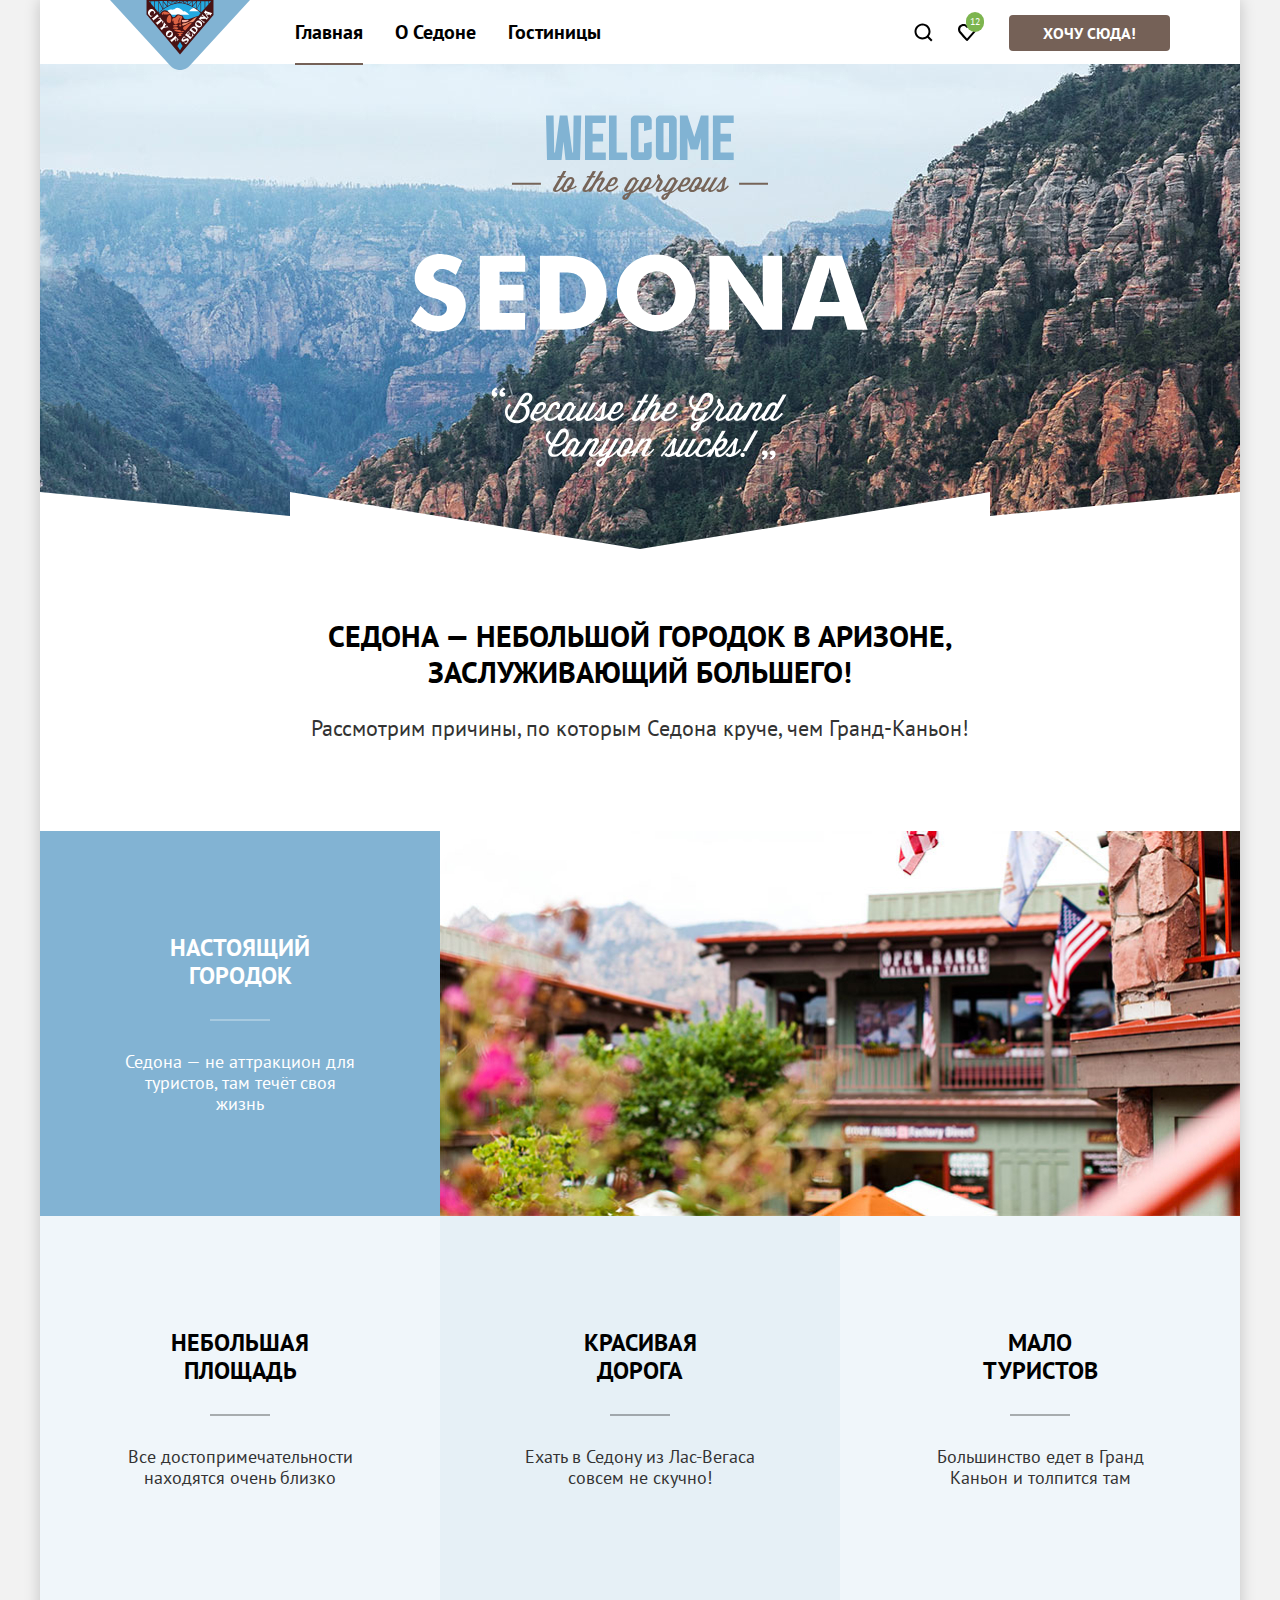
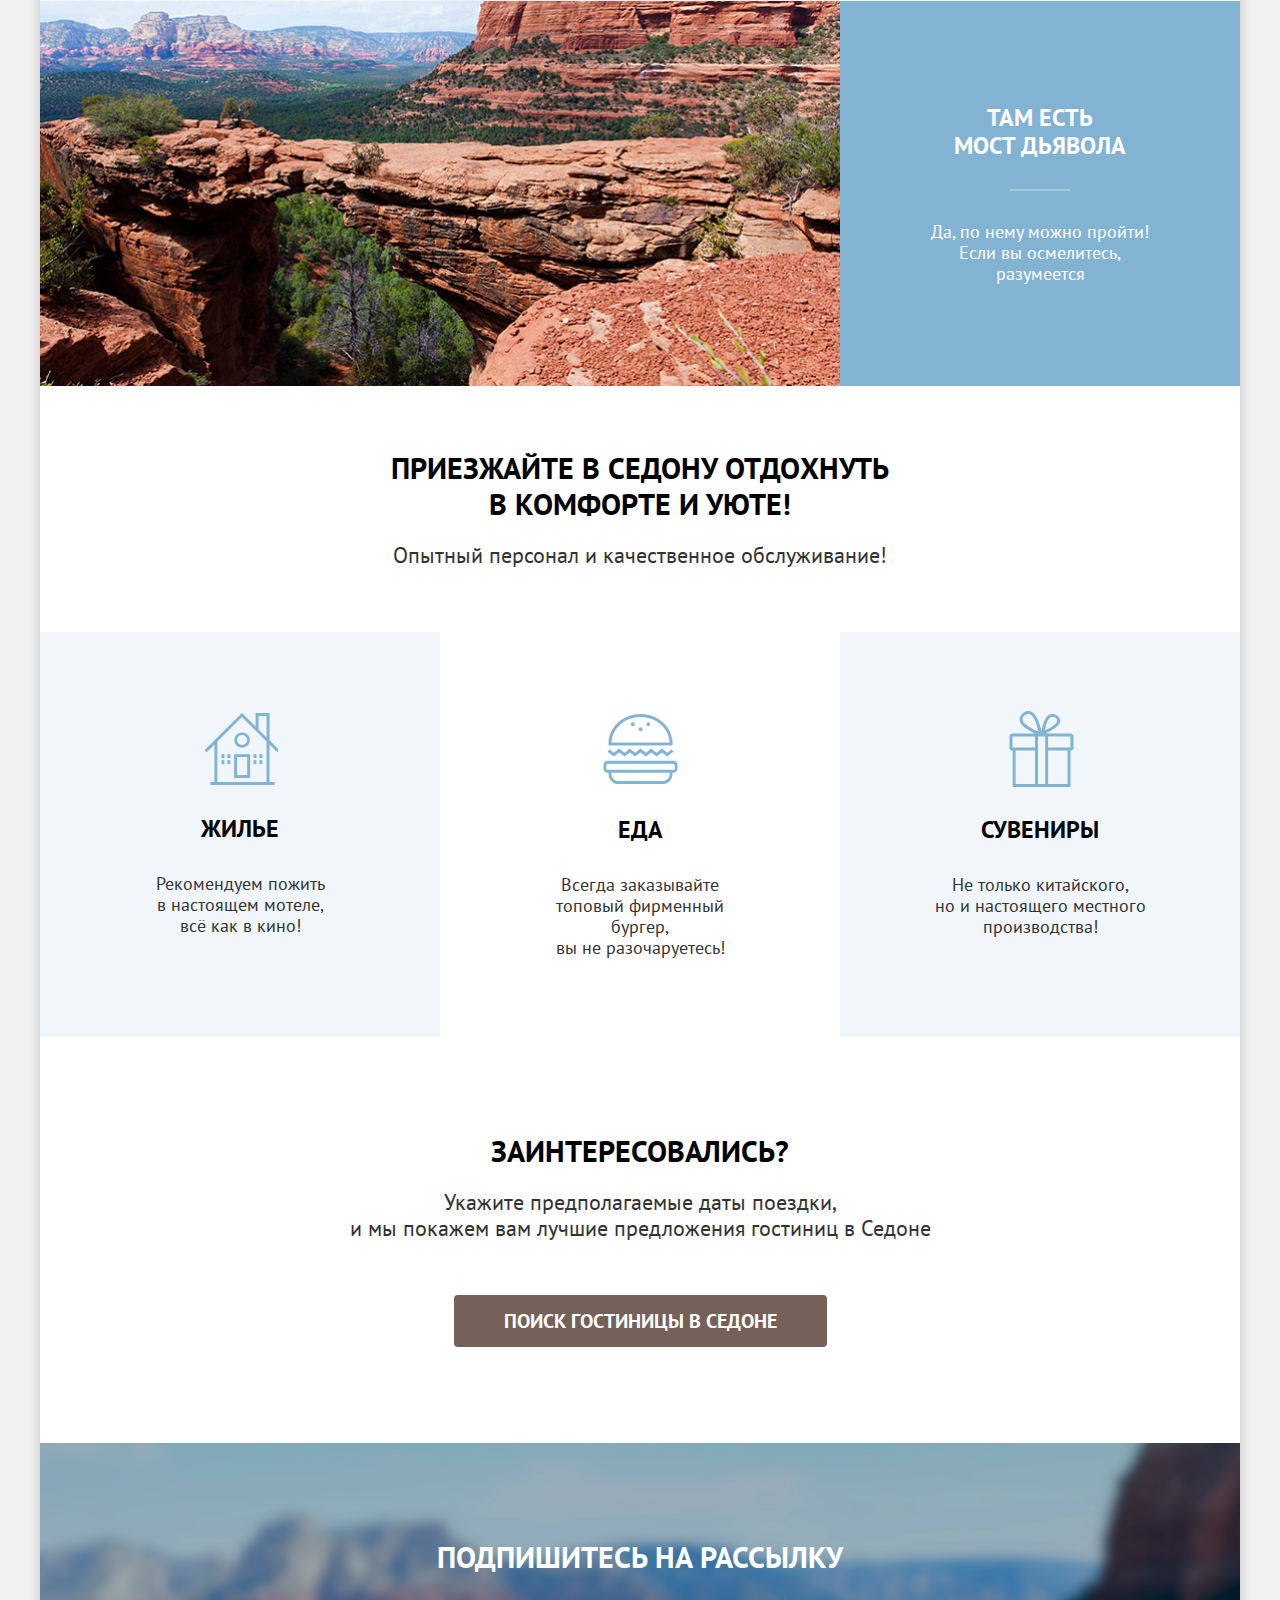
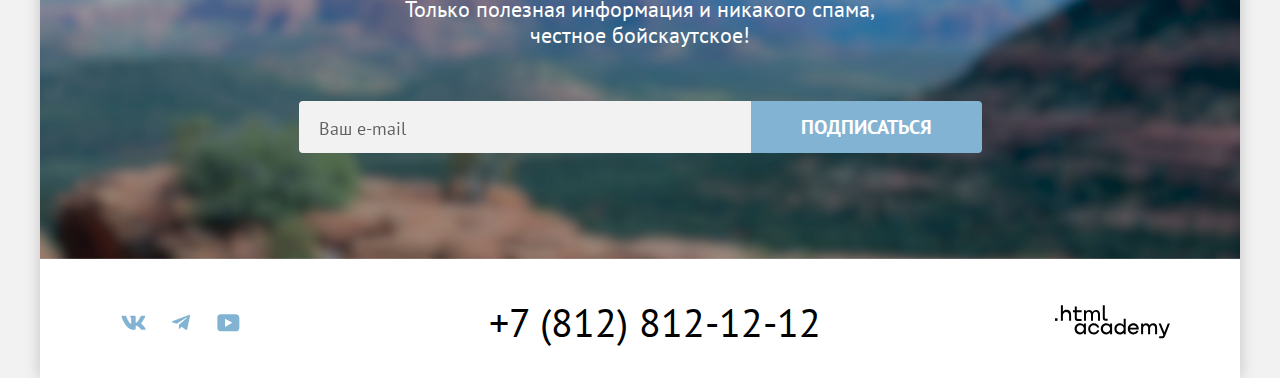
<file: index.html>
<!DOCTYPE html>
<html lang="ru">
  <head>
    <meta charset="UTF-8" />
    <link rel="stylesheet" href="style/style.css" />
    <link rel="icon" href="favicon.ico" />
    <link rel="icon" type="image/png" href="image/favicon.png" />
    <title>HTML Academy: Седона</title>
  </head>
  <body>
    <div class="container">
      <header class="page-header">
        <nav class="header-navigation">
          <a class="logo" href="index.html">
            <img src="image/logo.svg" alt="логотип сайта Седона." width="140" height="70" />
          </a>
          <ul class="navigation-list">
            <li class="navigation-item">
              <a class="navigation-link navigation-link-current" href="index.html"> Главная </a>
            </li>
            <li class="navigation-item">
              <a class="navigation-link" href="#!"> О Седоне </a>
            </li>
            <li class="navigation-item">
              <a class="navigation-link" href="catalog/catalog.html"> Гостиницы </a>
            </li>
          </ul>
        </nav>
        <ul class="navigation-list navigation-user">
          <li class="navigation-item">
            <a class="navigation-link-search" href="#!">
              <span class="visually-hidden">Поиск.</span>
            </a>
          </li>
          <li class="navigation-item">
            <a class="navigation-link-heart" href="#!">
              <span class="visually-hidden">Избранное.</span>
              <span class="heart-counter">12</span>
            </a>
          </li>
          <li class="navigation-item">
            <a class="button navigation-link-button button-brown" href="#!"> Хочу сюда! </a>
          </li>
        </ul>
      </header>
      <main class="page-main">
        <header class="main-hero">
          <h1 class="visually-hidden">Sedona.</h1>
          <img
            class="hero-title"
            src="image/title-hero-bg.svg"
            alt="Welcome to the gorgeous Sedona Because the grand canyon sucks."
            width="458"
            height="352"
          />
        </header>
        <div class="main-story">
          <p class="lead-title">
            Седона — небольшой городок в Аризоне,<br />
            заслуживающий большего!
          </p>
          <p class="lead-subtitle">Рассмотрим причины, по которым Седона круче, чем Гранд-Каньон!</p>
        </div>
        <ul class="main-about">
          <li class="about-item about-item-blue">
            <div class="about-item-container">
              <p class="about-title title">Настоящий<br />городок</p>
              <p class="subtitle">Седона — не аттракцион для туристов, там течёт своя жизнь</p>
            </div>
            <img
              class="about-image"
              src="image/sedona-city.jpg"
              alt="Фотография города Седоны."
              width="800"
              height="385"
            />
          </li>
          <li class="about-item">
            <div class="about-item-container about-item-middle about-item-light-blue">
              <p class="about-title title">
                Небольшая<br />
                площадь
              </p>
              <p class="subtitle">
                Все достопримечательности<br />
                находятся очень близко
              </p>
            </div>
          </li>
          <li class="about-item">
            <div class="about-item-container about-item-middle about-item-gray">
              <p class="about-title title">
                Красивая<br />
                дорога
              </p>
              <p class="subtitle">
                Ехать в Седону из Лас-Вегаса<br />
                совсем не скучно!
              </p>
            </div>
          </li>
          <li class="about-item">
            <div class="about-item-container about-item-middle about-item-light-blue">
              <p class="about-title title">
                Мало<br />
                туристов
              </p>
              <p class="subtitle">
                Большинство едет в Гранд<br />
                Каньон и толпится там
              </p>
            </div>
          </li>
          <li class="about-item about-item-blue">
            <img class="about-image" src="image/sedona-canyon.jpg" alt="Мост дьявола." width="800" height="385" />
            <div class="about-item-container">
              <p class="about-title title">
                Там есть<br />
                мост дьявола
              </p>
              <p class="subtitle">Да, по нему можно пройти! Если вы осмелитесь, разумеется</p>
            </div>
          </li>
        </ul>
        <section class="main-quality">
          <h2 class="visually-hidden">Причины почему вам стоит приехать сюда.</h2>
          <p class="lead-title">
            Приезжайте в Седону отдохнуть<br />
            в комфорте и уюте!
          </p>
          <p class="lead-subtitle">Опытный персонал и качественное обслуживание!</p>
        </section>
        <section class="main-advantages">
          <h2 class="visually-hidden">Причины почему стоит посетить.</h2>
          <div class="advantages-wrapper">
            <div class="advantages-item advantages-item-house">
              <p class="title">Жилье</p>
              <p class="subtitle">
                Рекомендуем пожить<br />
                в настоящем мотеле,<br />
                всё как в кино!
              </p>
            </div>
            <div class="advantages-item advantages-item-food">
              <p class="title">Еда</p>
              <p class="subtitle">
                Всегда заказывайте<br />
                топовый фирменный бургер,<br />
                вы не разочаруетесь!
              </p>
            </div>
            <div class="advantages-item advantages-item-souvenier">
              <p class="title">Сувениры</p>
              <p class="subtitle">
                Не только китайского,<br />
                но и настоящего местного<br />
                производства!
              </p>
            </div>
          </div>
        </section>
        <div class="main-search">
          <p class="lead-title">Заинтересовались?</p>
          <p class="lead-subtitle">
            Укажите предполагаемые даты поездки,<br />
            и мы покажем вам лучшие предложения гостиниц в Седоне
          </p>
          <button class="button-search-hostel" id="buttonModal" type="button">Поиск гостиницы в Седоне</button>
        </div>
        <section class="main-newsletter newsletter-background">
          <h2 class="visually-hidden">Подпишитесь на рассылку.</h2>
          <p class="lead-title newsletter-title">Подпишитесь на рассылку</p>
          <p class="newsletter-subtitle">
            Только полезная информация и никакого спама,<br />
            честное бойскаутское!
          </p>
          <form class="newsletter-form" action="https://echo.htmlacademy.ru/" method="post">
            <label for="newsletter-email" class="visually-hidden">Email.</label>
            <input
              class="newsletter-field"
              placeholder="Ваш e-mail"
              type="email"
              name="newsletter-email"
              id="newsletter-email"
              required
            />
            <button class="newsletter-button" type="submit">Подписаться</button>
          </form>
        </section>
      </main>
      <footer class="page-footer">
        <ul class="social-item">
          <li class="social-items">
            <a class="social-vk social-link" href="https://vk.com/htmlacademy">
              <span class="visually-hidden">ВКонтакте.</span>
            </a>
          </li>
          <li class="social-items">
            <a class="social-tg social-link" href="https://t.me/htmlacademy">
              <span class="visually-hidden">Телеграмм.</span>
            </a>
          </li>
          <li class="social-items">
            <a class="social-youtube social-link" href="https://www.youtube.com/user/htmlacademyru">
              <span class="visually-hidden">Youtube.</span>
            </a>
          </li>
        </ul>
        <a class="footer-phone-number" href="tel:+78128121212"> +7 (812) 812-12-12 </a>
        <a class="footer-logo" href="https://htmlacademy.ru/">
          <span class="visually-hidden">Разработано в HTML Academy</span>
          <svg width="115" height="34" focusable="false">
            <use href="../image/footerlogo.svg#logo"></use>
          </svg>
        </a>
      </footer>
    </div>
    <!-- Работает при нажатии на кнопку *Поиск Гостиницы в Седоне*-->
    <div class="modal-container modal-container-close">
      <div class="modal">
        <button class="modal-close-button" type="submit">
          <span class="visually-hidden">Закрыть модальное окно.</span>
        </button>
        <section class="modal-content">
          <h2 class="modal-title">Поиск Гостиницы в Седоне</h2>
          <form class="auth-form" action="https://echo.htmlacademy.ru/" method="post">
            <div class="field-group">
              <label class="modal-subtitle" for="data-in">Дата Заезда:</label>
              <div class="field-data-wrapper">
                <input
                  class="modal-field modal-field-leaving"
                  type="text"
                  id="data-in"
                  name="data-in"
                  value="27 апреля 2020"
                  placeholder="Укажите дату"
                />
                <p class="input-message input-message-error">Мы не можем отправить вас в прошлое.</p>
              </div>
            </div>
            <div class="field-group">
              <label class="modal-subtitle" for="data-out"> Дата Выезда: </label>
              <div class="field-data-wrapper">
                <input
                  class="modal-field modal-field-leaving"
                  type="text"
                  id="data-out"
                  name="data-out"
                  value="1 сентября 2023"
                  placeholder="Укажите дату"
                />
                <p class="input-message input-message-free">На эти даты есть свободные номера. Пока есть.</p>
              </div>
            </div>
            <div class="field-group-wrapper">
              <div class="field-group">
                <label class="modal-subtitle" for="adults">Взрослые:</label>
                <div class="modal-count">
                  <button class="count-minus" type="button">
                    <svg
                      width="14"
                      height="2"
                      viewBox="0 0 14 2"
                      fill="currentColor"
                      xmlns="http://www.w3.org/2000/svg"
                    >
                      <path d="M0 0L0 2L14 2V0L0 0Z" />
                    </svg>
                  </button>
                  <input class="input-number" id="adults" type="number" name="adult" value="2" />
                  <button class="count-plus" type="button">
                    <svg
                      width="14"
                      height="14"
                      viewBox="0 0 14 14"
                      fill="currentColor"
                      xmlns="http://www.w3.org/2000/svg"
                    >
                      <path d="M14 6H8V0H6V6H0V8H6V14H8V8H14V6Z" />
                    </svg>
                  </button>
                </div>
              </div>
              <div class="field-group">
                <div class="form-label">
                  <label class="modal-subtitle tooltip-wrap" for="children"> Дети: </label>
                  <div class="tooltip">
                    <button class="tooltip-toggle" type="button">
                      <svg
                        class="tooltip-icon"
                        width="3"
                        height="12"
                        viewBox="0 0 3 12"
                        fill="currentColor"
                        xmlns="http://www.w3.org/2000/svg"
                      >
                        <path
                          fill-rule="evenodd"
                          clip-rule="evenodd"
                          d="M0.393066 0H2.39307V2H0.393066V0ZM2.39307 12H0.393066V3H2.39307V12Z"
                        />
                      </svg>
                    </button>
                    <span class="tooltip-text">
                      Укажите количество детей, которые будут с вами, возраст которых от 6 до 18 лет. Дети до 6 лет
                      размещаются бесплатно.</span
                    >
                  </div>
                </div>
                <div class="modal-count">
                  <button class="count-minus" type="button">
                    <svg
                      width="14"
                      height="2"
                      viewBox="0 0 14 2"
                      fill="currentColor"
                      xmlns="http://www.w3.org/2000/svg"
                    >
                      <path d="M0 0L0 2L14 2V0L0 0Z" />
                    </svg>
                  </button>
                  <input class="input-number" id="children" type="number" name="child" value="2" />
                  <button class="count-plus" type="button">
                    <svg
                      width="14"
                      height="14"
                      viewBox="0 0 14 14"
                      fill="currentColor"
                      xmlns="http://www.w3.org/2000/svg"
                    >
                      <path d="M14 6H8V0H6V6H0V8H6V14H8V8H14V6Z" />
                    </svg>
                  </button>
                </div>
              </div>
            </div>
          </form>
          <button class="modal-button button-blue" type="submit">Найти</button>
        </section>
      </div>
    </div>
    <script src="js/script.js"></script>
  </body>
</html>
</file>
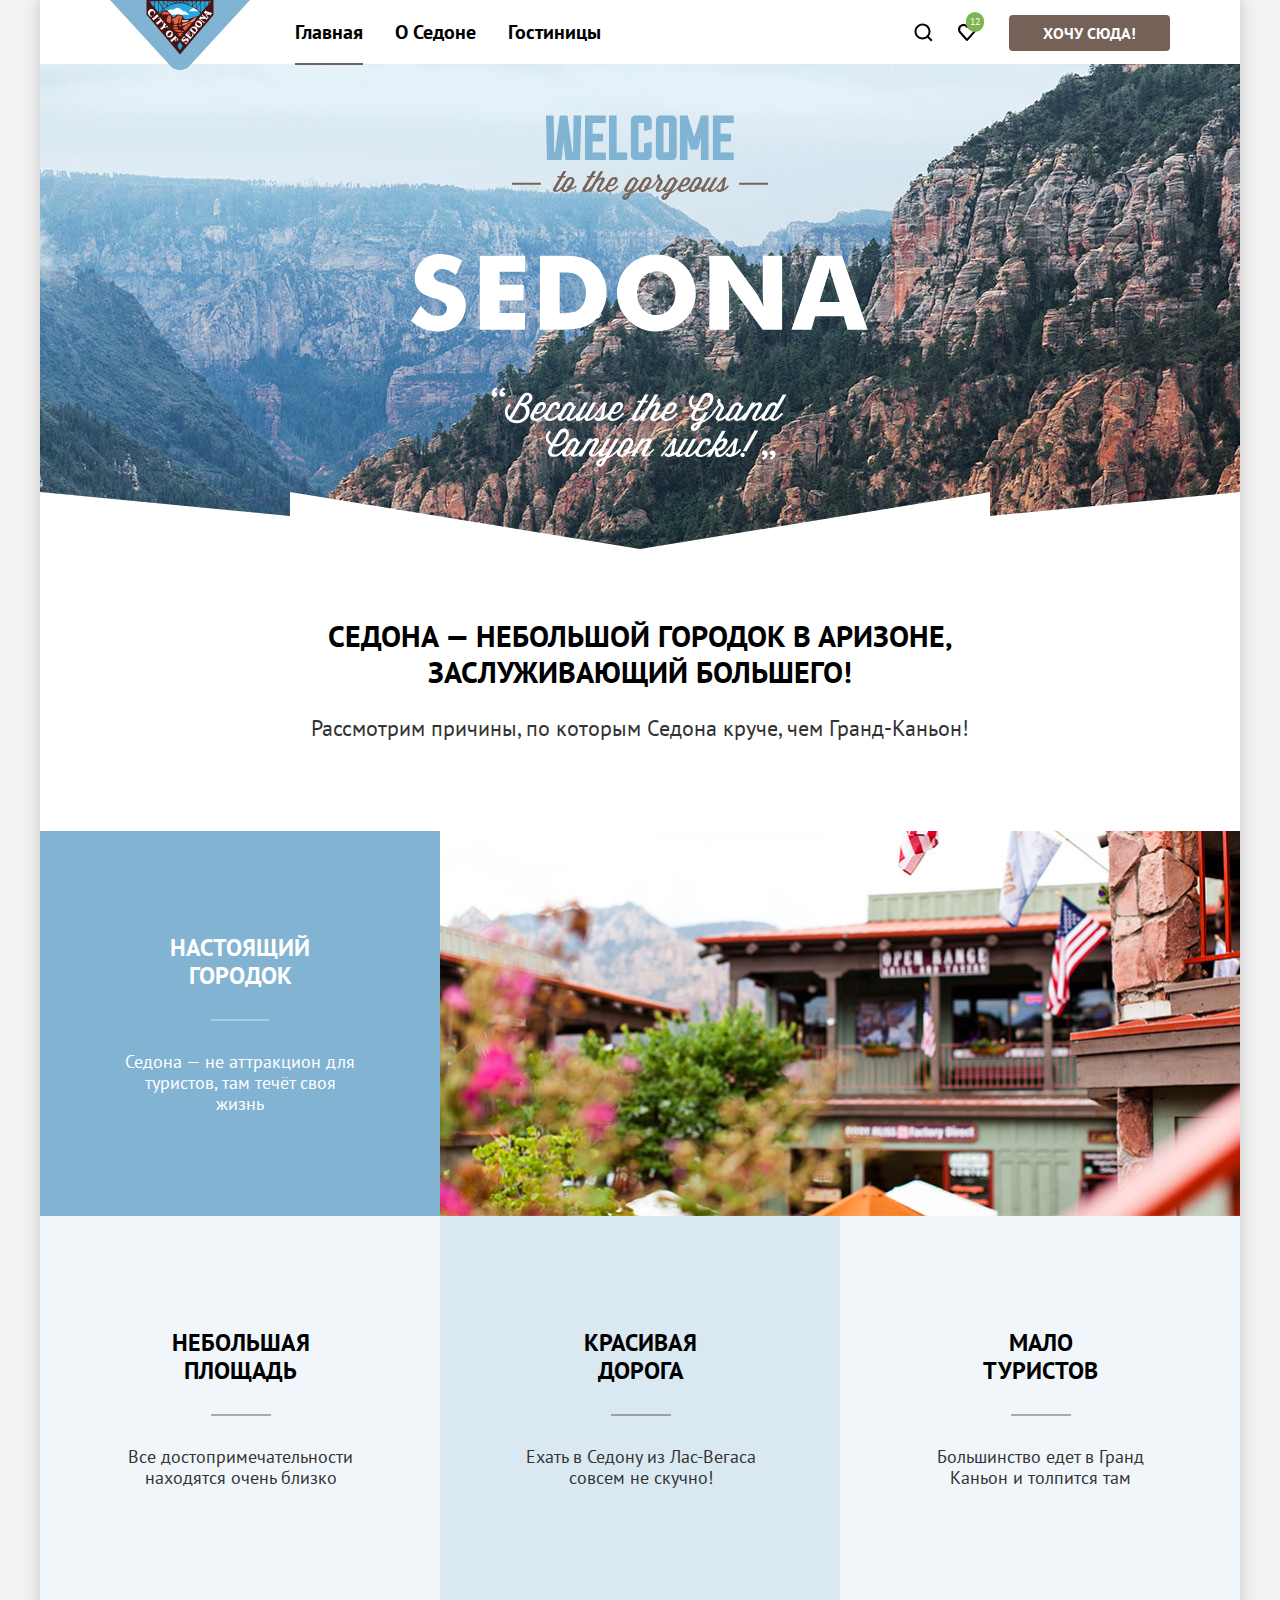
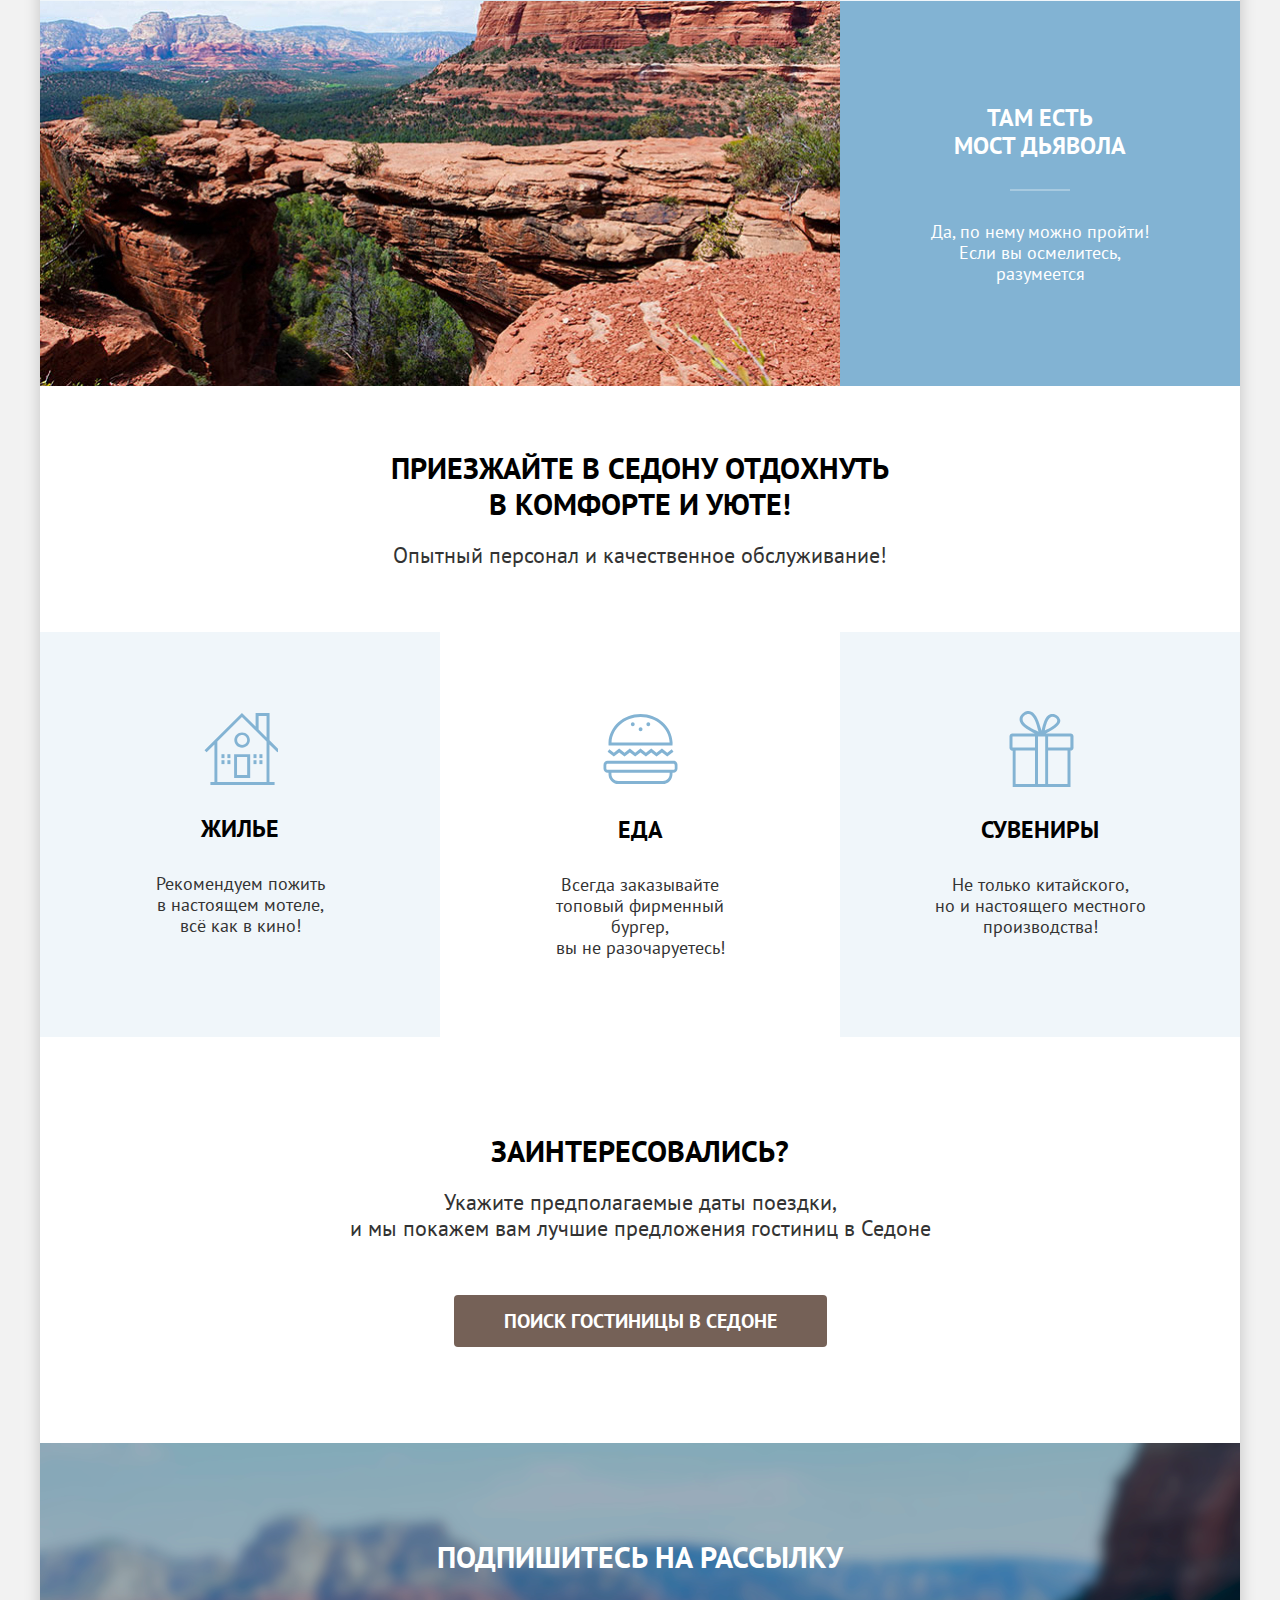
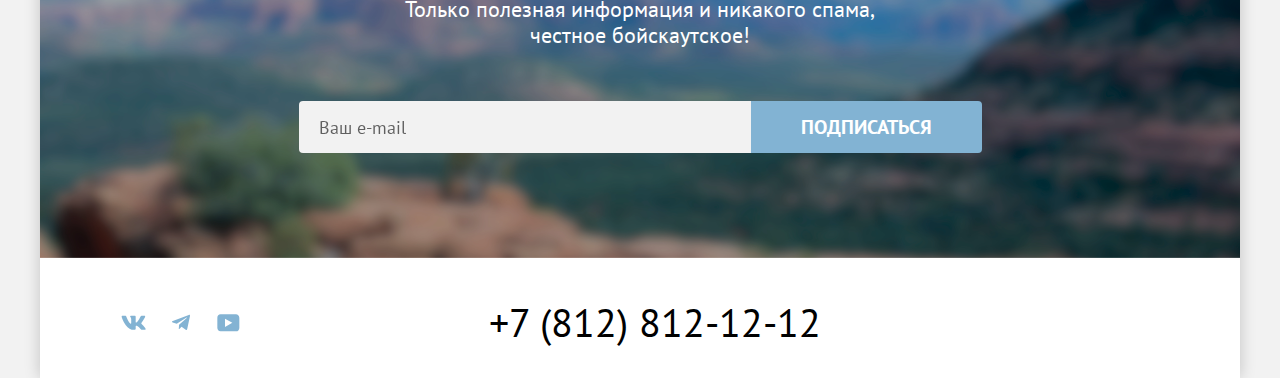
<file: 6/index.html>
<!DOCTYPE html>
<html lang="ru">
  <head>
    <meta charset="UTF-8" />
    <link rel="stylesheet" href="style/style.css"/>
    <link rel="icon" href="image/favicon.svg">
    <title>HTML Academy: Седона</title>
    <base href="https://htmlacademy-htmlcss.github.io/815423-sedona-36/6/">
</head>
  <body>
    <div class="container">
      <header class="page-header">
        <nav class="header-navigation">
          <a href="index.html">
            <img
              class="logo"
              src="image/logo.svg"
              alt="логотип сайта Седона."
              width="140"
              height="70"/>
          </a>
          <ul class="navigation-list">
            <li class="navigation-item">
              <a
                class="navigation-link navigation-link-current"
                href="index.html">
                Главная
              </a>
            </li>
            <li class="navigation-item">
              <a class="navigation-link" href="#!"> О Седоне </a>
            </li>
            <li class="navigation-item">
              <a class="navigation-link" href="catalog/catalog.html">
                Гостиницы
              </a>
            </li>
          </ul>
        </nav>
        <ul class="navigation-list">
          <li class="navigation-item">
            <a class="navigation-link-search" href="#!">
              <span class="visually-hidden">Поиск.</span>
            </a>
          </li>
          <li class="navigation-item">
            <a class="navigation-link-heart" href="#!">
              <span class="visually-hidden">Избранное.</span>
              <span class="heart-counter">12</span>
            </a>
          </li>
          <li class="navigation-item">
            <a class="button navigation-link-button button-brown" href="#!"
              >Хочу сюда!</a>
          </li>
        </ul>
      </header>
      <main class="page-main">
        <header class="main-hero">
          <h1 class="visually-hidden">Sedona.</h1>
          <img
            class="hero-title"
            src="image/title-hero-bg.svg"
            alt="Welcome to the gorgeous Sedona Because the grand canyon sucks."
          />
        </header>
        <div class="main-story">
          <p class="lead-title">
            Седона — небольшой городок в Аризоне,<br />
            заслуживающий большего!
          </p>
          <p class="lead-subtitle">
            Рассмотрим причины, по которым Седона круче, чем Гранд-Каньон!
          </p>
        </div>
        <ul class="main-about">
          <li class="about-item about-item-blue">
            <div class="about-item-container">
              <p class="about-title title">Настоящий<br />городок</p>
              <p class="subtitle">
                Седона — не аттракцион для туристов, там течёт своя жизнь
              </p>
            </div>
            <img
              src="image/sedona-city.jpg"
              alt="Фотография города Седоны."
              width="800"
              height="385"
            />
          </li>
          <li class="about-item">
            <div class="about-item-container about-item-middle">
              <p class="about-title title">
                Небольшая<br />
                площадь
              </p>
              <p class="subtitle">
                Все достопримечательности<br />
                находятся очень близко
              </p>
            </div>
          </li>
          <li class="about-item">
            <div class="about-item-container about-item-middle about-item-gray">
              <p class="about-title title">
                Красивая<br />
                дорога
              </p>
              <p class="subtitle">
                Ехать в Седону из Лас-Вегаса<br />
                совсем не скучно!
              </p>
            </div>
          </li>
          <li class="about-item">
            <div class="about-item-container about-item-middle">
              <p class="about-title title">
                Мало<br />
                туристов
              </p>
              <p class="subtitle">
                Большинство едет в Гранд<br />
                Каньон и толпится там
              </p>
            </div>
          </li>
          <li class="about-item about-item-blue">
            <img
              src="image/sedona-canyon.jpg"
              alt="Мост дьявола."
              width="800"
              height="385"/>
            <div class="about-item-container">
              <p class="about-title title">
                Там есть<br />
                мост дьявола
              </p>
              <p class="subtitle">
                Да, по нему можно пройти! Если вы осмелитесь, разумеется
              </p>
            </div>
          </li>
        </ul>
        <section class="main-quality">
          <h2 class="visually-hidden">
            Причины почему вам стоит приехать сюда.
          </h2>
          <p class="lead-title">
            Приезжайте в Седону отдохнуть<br />
            в комфорте и уюте!
          </p>
          <p class="lead-subtitle">
            Опытный персонал и качественное обслуживание!
          </p>
        </section>
        <section class="main-advantages">
          <h2 class="visually-hidden">Причины почему стоит посетить.</h2>
          <div class="advantages-wrapper">
            <div class="advantages-item advantages-item-house">
              <p class="title">Жилье</p>
              <p class="subtitle">
                Рекомендуем пожить<br />
                в настоящем мотеле,<br />
                всё как в кино!
              </p>
            </div>
            <div class="advantages-item advantages-item-food">
              <p class="title">Еда</p>
              <p class="subtitle">
                Всегда заказывайте<br />
                топовый фирменный бургер,<br />
                вы не разочаруетесь!
              </p>
            </div>
            <div class="advantages-item advantages-item-souvenier">
              <p class="title">Сувениры</p>
              <p class="subtitle">
                Не только китайского,<br />
                но и настоящего местного<br />
                производства!
              </p>
            </div>
          </div>
        </section>
        <div class="main-search">
          <p class="lead-title">Заинтересовались?</p>
          <p class="lead-subtitle">
            Укажите предполагаемые даты поездки,<br />
            и мы покажем вам лучшие предложения гостиниц в Седоне
          </p>
          <button class="button-search-hostel" type="button">
            <span class="visually-hidden">Поиск гостиницы в Седоне.</span>
            Поиск гостиницы в Седоне
          </button>
        </div>
        <section class="main-newsletter newsletter-background">
          <h2 class="visually-hidden">Подпишитесь на рассылку.</h2>
          <p class="lead-title newsletter-title">Подпишитесь на рассылку</p>
          <p class="newsletter-subtitle">
            Только полезная информация и никакого спама,<br />
            честное бойскаутское!
          </p>
          <form
            class="newsletter-form"
            action="https://echo.htmlacademy.ru/"
            method="post">
            <label for="newsletter-email" class="visually-hidden">Email.</label>
            <input
              class="newsletter-field"
              placeholder="Ваш e-mail"
              type="email"
              name="newsletter-email"
              id="newsletter-email"
              required/>
            <button class="newsletter-button" type="submit">
              <span class="visually-hidden">Подписаться.</span>
              Подписаться</button>
          </form>
        </section>
      </main>
      <footer class="page-footer">
        <ul class="social-item">
          <li class="social-items">
            <a class="social-vk social-link" href="https://vk.com/htmlacademy">
              <span class="visually-hidden">ВКонтакте.</span>
            </a>
          </li>
          <li class="social-items">
            <a class="social-tg social-link" href="https://t.me/htmlacademy">
              <span class="visually-hidden">Телеграмм.</span>
            </a>
          </li>
          <li class="social-items">
            <a
              class="social-youtube social-link"
              href="https://www.youtube.com/user/htmlacademyru">
              <span class="visually-hidden">Youtube.</span>
            </a>
          </li>
        </ul>
        <a class="footer-phone-number" href="tel:+78128121212">
          +7 (812) 812-12-12
        </a>
        <a class="footer-logo" href="https://htmlacademy.ru/">
          <span class="visually-hidden">Разработано в HTML Academy</span>
          <svg width="115" height="34" focusable="false">
            <use href="../image/footerlogo.svg#logo"></use>
          </svg>
        </a>
      </footer>
      <div class="modal-container modal-container-close">
        <div class="modal modal-find-hotel">
          <button class="modal-close-button" type="button"><svg class="close-icon" aria-hidden="true" focusable="false" xmlns="http://www.w3.org/2000/svg" viewBox="0 0 21 20" width="21" height="20" fill="CurrentColor"><path d="M17.4 4.3 16.1 3l-5.7 5.7L4.68 3l-1.3 1.3L9.1 10l-5.7 5.7L4.68 17l5.7-5.7L16.1 17l1.3-1.3-5.71-5.7 5.7-5.7Z"/></svg><span class="visually-hidden">Закрыть окно.</span></button>
          <section class="modal-find-hotel-form">
            <h2 class="section-title modal-title">ПОИСК ГОСТИНИЦЫ В СЕДОНЕ</h2>
            <form class="find-hotel-form" action="https://echo.htmlacademy.ru/" method="post">
              <label class="modal-label arrival-date-label" for="arrival-date-field">Дата Заезда:</label>
              <input class="modal-field arrival-date-field" id="arrival-date-field" type="text" name="arrival-date" placeholder="Введите дату" required value="27 апреля 2020">
              <p class="field-message message-error arrival-field-error">Мы не можем отправить вас в прошлое.</p>
              <label class="modal-label leaving-date-label" for="leaving-date-field">Дата Выезда:</label>
              <input class="modal-field leaving-date-field" id="leaving-date-field" type="text" name="leaving-date" placeholder="Введите дату" required value="1 сентября 2023">
              <p class="field-message leaving-field-succes">На эти даты есть свободные номера. Пока есть.</p>
              <label class="modal-label person-number-label" for="person-number-field">Взрослые:</label>
              <input class="modal-field number-field person-number-field" id="person-number-field" type="number" step="1" min="1" name="person-number" placeholder="1" required value="2">
              <button class="number-field-button person-button-reduce" type="button"><svg class="reduce-icon" aria-hidden="true" focusable="false" xmlns="http://www.w3.org/2000/svg" viewBox="0 0 21 20" width="21" height="20" fill="CurrentColor"><path d="M3.4 9v2h14V9h-14Z"/></svg><span class="visually-hidden">Уменьшить.</span></button>
              <button class="number-field-button person-button-add" type="button"><svg class="add-icon" aria-hidden="true" focusable="false" xmlns="http://www.w3.org/2000/svg" viewBox="0 0 20 20" width="20" height="20" fill="CurrentColor"><path d="M17 9h-6V3H9v6H3v2h6v6h2v-6h6V9Z"/></svg><span class="visually-hidden">Увеличить.</span></button>
              <label class="modal-label child-number-label" for="child-number-field">Дети:</label>
              <div class="child-tooltip">
                <button class="tooltip-toggle" type="button" aria-labelledby="child-tooltip-text"><span class="visually-hidden">Tooltip.</span></button>
                <p class="tooltip-text" role="tooltip" id="child-tooltip-text">Укажите количество детей, которые будут с вами, возраст которых от 6 до 18 лет. Дети до 6 лет размещаются бесплатно.</p>
              </div>
              <input class="modal-field number-field child-number-field" id="child-number-field" type="number" step="1" min="0" name="child-number" placeholder="1" value="2">
              <button class="number-field-button child-button-reduce" type="button"><svg class="reduce-icon" aria-hidden="true" focusable="false" xmlns="http://www.w3.org/2000/svg" viewBox="0 0 21 20" width="21" height="20" fill="CurrentColor"><path d="M3.4 9v2h14V9h-14Z"/></svg><span class="visually-hidden">Уменьшить.</span></button>
              <button class="number-field-button child-button-add" type="button"><svg class="add-icon" aria-hidden="true" focusable="false" xmlns="http://www.w3.org/2000/svg" viewBox="0 0 20 20" width="20" height="20" fill="CurrentColor"><path d="M17 9h-6V3H9v6H3v2h6v6h2v-6h6V9Z"/></svg><span class="visually-hidden">Увеличить.</span></button>
              <button class="button blue button-find" type="button"><span class="visually-hidden">Найти.</span>Найти</button>
            </form>
          </section>
        </div>
    </div>
  </body>
</html>
</file>
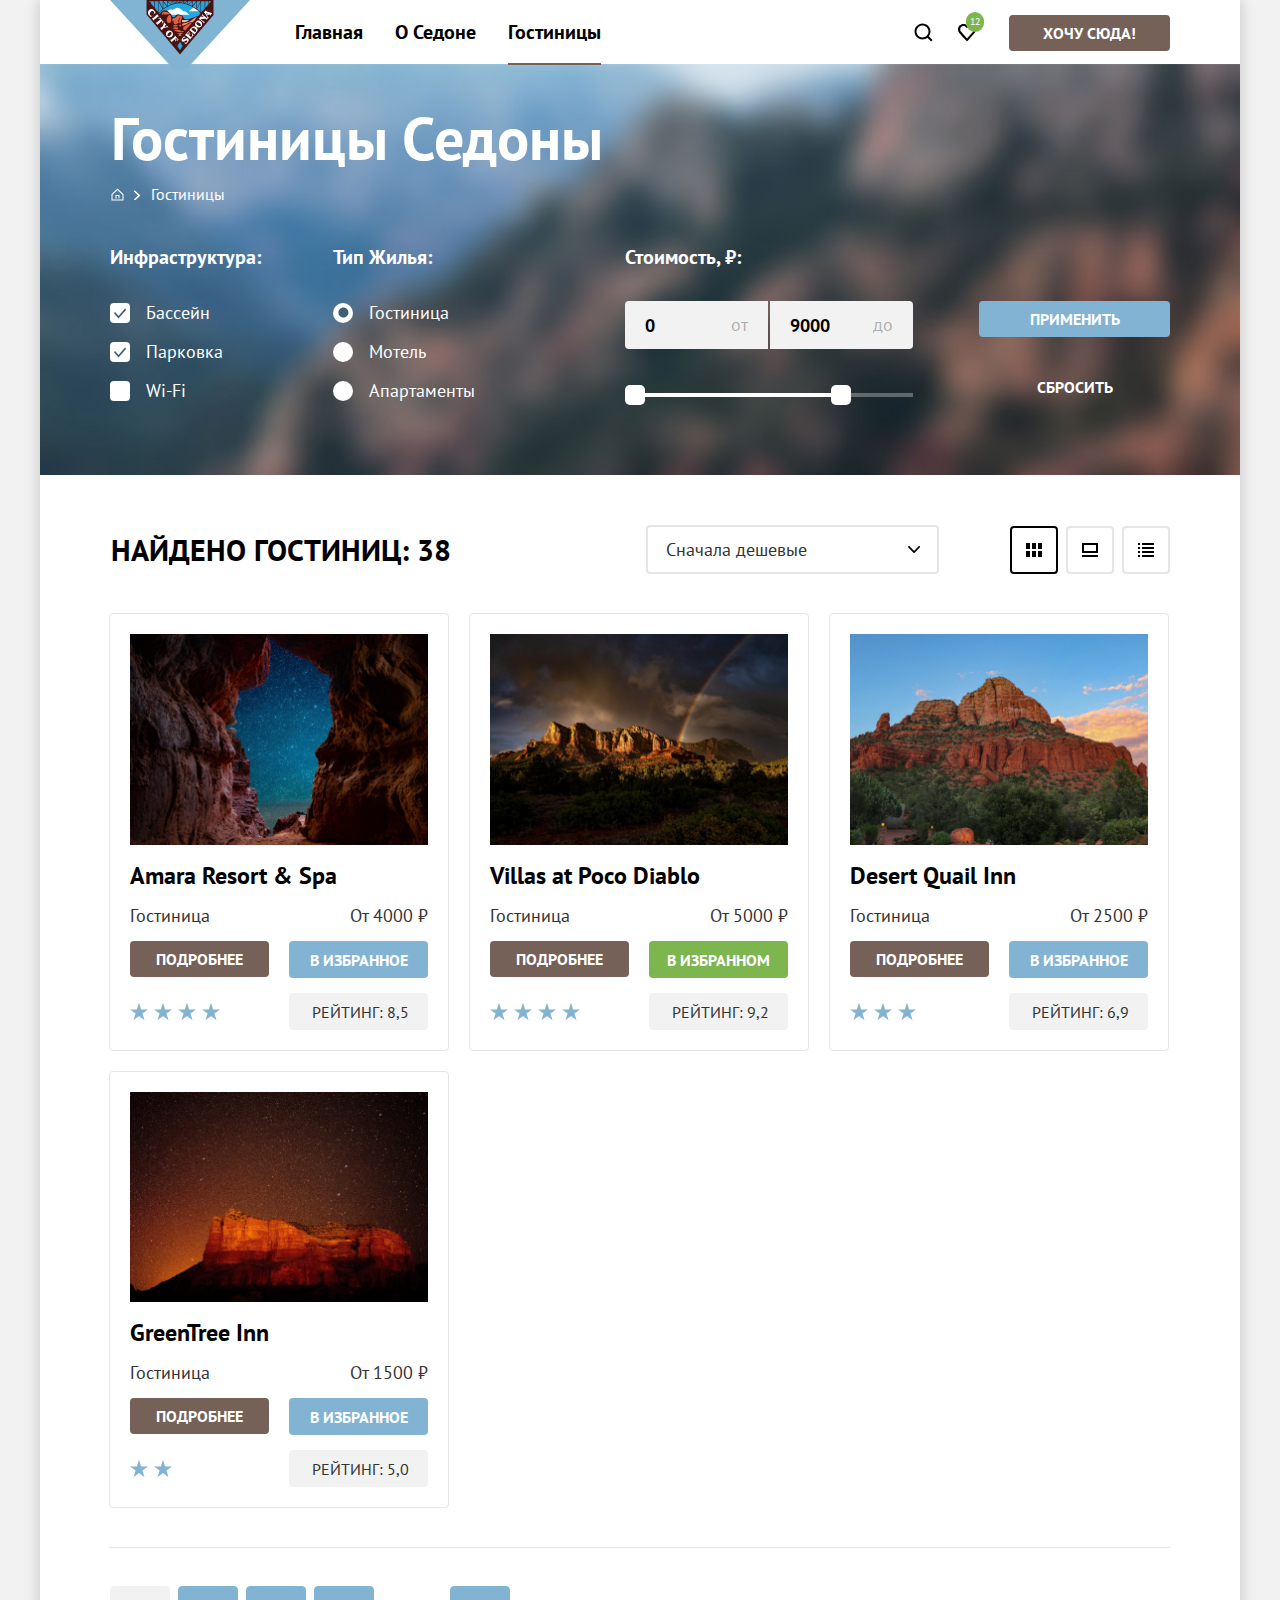
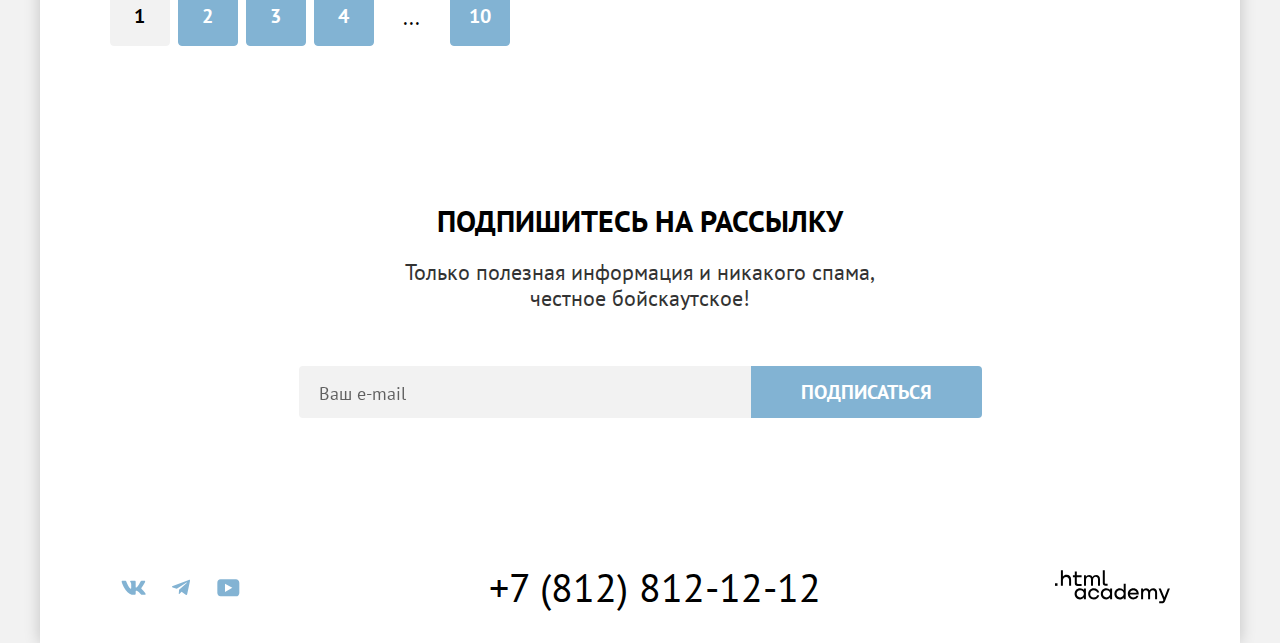
<file: catalog/catalog.html>
<!DOCTYPE html>
<html lang="ru">
  <head>
    <meta charset="UTF-8" />
    <link rel="stylesheet" href="../style/style.css" />
    <link rel="icon" href="../favicon.ico" />
    <link rel="icon" type="image/png" href="../image/favicon.png" />
    <title>HTML Academy: Седона</title>
  </head>
  <body>
    <div class="container">
      <header class="page-header">
        <nav class="header-navigation">
          <a class="logo" href="../index.html">
            <img src="../image/logo.svg" alt="логотип сайта Седона." width="140" height="70" />
          </a>
          <ul class="navigation-list">
            <li class="navigation-item">
              <a class="navigation-link" href="../index.html">Главная</a>
            </li>
            <li class="navigation-item">
              <a class="navigation-link" href="#!">О Седоне</a>
            </li>
            <li class="navigation-item">
              <a class="navigation-link navigation-link-current" href="catalog.html"> Гостиницы </a>
            </li>
          </ul>
        </nav>
        <ul class="navigation-list navigation-user">
          <li class="navigation-item">
            <a class="navigation-link-search" href="#!">
              <span class="visually-hidden">Поиск.</span>
            </a>
          </li>
          <li class="navigation-item">
            <a class="navigation-link-heart" href="#!">
              <span class="visually-hidden">Избранное.</span>
              <span class="heart-counter">12</span>
            </a>
          </li>
          <li class="navigation-item">
            <a class="button navigation-link-button button-brown" href="#!">Хочу сюда!</a>
          </li>
        </ul>
      </header>
      <main class="page-main">
        <section class="filter-block">
          <header class="inner-header">
            <h1 class="inner-header-title">Гостиницы Седоны</h1>
            <ol class="breadcrumbs">
              <li class="breadcrumbs-item">
                <a class="breadcrumbs-link breadcrumbs-home" href="../index.html">
                  <span class="visually-hidden">Главная.</span>
                </a>
              </li>
              <li class="breadcrumbs-item">
                <a class="breadcrumbs-link">Гостиницы</a>
              </li>
            </ol>
          </header>
          <div class="catalog-filter">
            <form class="catalog-filters" id="filters" action="https://echo.htmlacademy.ru/" method="get">
              <fieldset class="catalog-filter-group filter-group-infastructure">
                <legend class="catalog-filter-title">Инфраструктура:</legend>
                <ul class="catalog-filter-list">
                  <li class="catalog-filter-item">
                    <label class="control">
                      <input
                        class="control-input visually-hidden"
                        type="checkbox"
                        name="catalog-items"
                        value="swimming-pool"
                        checked
                      />
                      <span class="control-box"></span>
                      Бассейн
                    </label>
                  </li>
                  <li class="catalog-filter-item">
                    <label class="control">
                      <input
                        class="control-input visually-hidden"
                        type="checkbox"
                        name="catalog-item-input"
                        value="parking"
                        checked
                      />
                      <span class="control-box"></span>
                      Парковка
                    </label>
                  </li>
                  <li class="catalog-filter-item">
                    <label class="control">
                      <input class="control-input visually-hidden" type="checkbox" name="catalog-items" value="wifi" />
                      <span class="control-box"></span>
                      Wi-Fi
                    </label>
                  </li>
                </ul>
              </fieldset>
              <fieldset class="catalog-filter-group filter-group-type-home">
                <legend class="catalog-filter-title">Тип Жилья:</legend>
                <ul class="catalog-filter-list">
                  <li class="catalog-filter-item">
                    <label class="control">
                      <input
                        class="control-input visually-hidden"
                        type="radio"
                        name="type-house"
                        value="hotel"
                        checked
                      />
                      <span class="control-box control-radio"></span>
                      Гостиница
                    </label>
                  </li>
                  <li class="catalog-filter-item">
                    <label class="control">
                      <input class="control-input visually-hidden" type="radio" name="type-house" value="hotel" />
                      <span class="control-box control-radio"></span>
                      Мотель
                    </label>
                  </li>
                  <li class="catalog-filter-item">
                    <label class="control">
                      <input class="control-input visually-hidden" type="radio" name="type-house" value="hotel" />
                      <span class="control-box control-radio"></span>
                      Апартаменты
                    </label>
                  </li>
                </ul>
              </fieldset>
              <fieldset class="catalog-filter-group filter-group-price">
                <legend class="catalog-filter-title">Стоимость, ₽:</legend>
                <div class="catalog-input-price-wrap">
                  <label class="input-min-price" for="min-price">
                    <span class="visually-hidden">Минимальная цена</span>
                    От
                  </label>
                  <input
                    class="price-field input-min-price-field"
                    id="min-price"
                    type="number"
                    name="catalog-filter-min-price"
                    value="0"
                  />
                  <label class="input-max-price" for="max-price">
                    <span class="visually-hidden">Максимальная цена</span>
                    До
                  </label>
                  <input
                    class="price-field input-max-price-field"
                    id="max-price"
                    type="number"
                    name="catalog-filter-max-price"
                    value="9000"
                  />
                </div>
                <div class="range-scale">
                  <div class="range-bar" style="left: 0; width: 226px">
                    <button class="range-toggle toggle-min">
                      <span class="visually-hidden"> Изменить минимальную цену. </span>
                    </button>
                    <button class="range-toggle toggle-max">
                      <span class="visually-hidden">Изменить максимальную цену.</span>
                    </button>
                  </div>
                </div>
              </fieldset>
              <div class="catalog-filter-group filter-group-button">
                <button class="button filter-button button-blue" type="submit">Применить</button>
                <button class="button button-reset" type="reset">Сбросить</button>
              </div>
            </form>
          </div>
        </section>
        <section class="hotels">
          <div class="hotels-filter">
            <h2 class="catalog-title">Найдено гостиниц: 38</h2>
            <select class="select-control" aria-label="Сортировка" form="filters">
              <option value="popular">Сначала дешевые</option>
              <option value="cheap">Сначала популярные</option>
              <option value="expensive">Сначала дорогие</option>
            </select>
            <ul class="button-list">
              <li class="button-view-item">
                <a class="button-view-link button-view-cards button-view-current">
                  <span class="visually-hidden">Карточный режим.</span>
                </a>
              </li>
              <li class="button-view-item">
                <a class="button-view-link button-view-card">
                  <span class="visually-hidden">Оконный режим.</span>
                </a>
              </li>
              <li class="button-view-item">
                <a class="button-view-link button-view-list">
                  <span class="visually-hidden">Вид списком.</span>
                </a>
              </li>
            </ul>
          </div>
          <div class="catalog-card">
            <div class="product-card">
              <img
                class="product-card-image"
                src="../image/hotel-1.jpg"
                alt="Гостиница Amara resort spa."
                width="300"
                height="212"
              />
              <h3 class="product-card-title">Amara Resort & Spa</h3>
              <p class="product-card-subtitle">Гостиница</p>
              <p class="product-card-price">От 4000 ₽</p>
              <a class="button button-product-more button-brown" href="#!">Подробнее</a>
              <a class="button button-product-add button-blue" href="#!">В избранное</a>
              <p class="button star-rating star-rating-4">
                <span class="visually-hidden">4 звезды.</span>
              </p>
              <p class="card-raiting">Рейтинг: 8,5</p>
            </div>
            <div class="product-card">
              <img
                class="product-card-image"
                src="../image/hotel-2.jpg"
                alt="Гостиница Villas at Poco Diablo."
                width="300"
                height="212"
              />
              <h3 class="product-card-title">Villas at Poco Diablo</h3>
              <p class="product-card-subtitle">Гостиница</p>
              <p class="product-card-price">От 5000 ₽</p>
              <a class="button button-product-more button-brown" href="#!">Подробнее</a>
              <a class="button button-product-add product-card-button-active" href="#!"> В избранном </a>
              <p class="star-rating star-rating-4">
                <span class="visually-hidden">4 звезды.</span>
              </p>
              <p class="card-raiting">Рейтинг: 9,2</p>
            </div>
            <div class="product-card">
              <img
                class="product-card-image"
                src="../image/hotel-3.jpg"
                alt="Гостиница Desert Quail Inn."
                width="300"
                height="212"
              />
              <h3 class="product-card-title">Desert Quail Inn</h3>
              <p class="product-card-subtitle">Гостиница</p>
              <p class="product-card-price">От 2500 ₽</p>
              <a class="button button-product-more button-brown" href="#!">Подробнее</a>
              <a class="button button-product-add button-blue" href="#!"> В избранное </a>
              <p class="star-rating star-rating-3">
                <span class="visually-hidden">3 звезды.</span>
              </p>
              <p class="card-raiting">Рейтинг: 6,9</p>
            </div>
            <div class="product-card">
              <img
                class="product-card-image"
                src="../image/hotel-4.jpg"
                alt="Гостиница GreenTree Inn."
                width="300"
                height="212"
              />
              <h3 class="product-card-title">GreenTree Inn</h3>
              <p class="product-card-subtitle">Гостиница</p>
              <p class="product-card-price">От 1500 ₽</p>
              <a class="button button-product-more button-brown" href="#!">Подробнее</a>
              <a class="button button-product-add button-blue" href="#!"> В избранное </a>
              <p class="star-rating star-rating-2">
                <span class="visually-hidden">2 звезды.</span>
              </p>
              <p class="card-raiting">Рейтинг: 5,0</p>
            </div>
          </div>
          <ul class="pagination">
            <li class="pagination-item">
              <a class="pagination-link pagination-link-current" href="#!">1</a>
            </li>
            <li class="pagination-item">
              <a class="pagination-link" href="#!">2</a>
            </li>
            <li class="pagination-item">
              <a class="pagination-link" href="#!">3</a>
            </li>
            <li class="pagination-item">
              <a class="pagination-link" href="#!">4</a>
            </li>
            <li class="pagination-item">
              <a class="pagination-link pagination-link-more" href="#!">...</a>
            </li>
            <li class="pagination-item">
              <a class="pagination-link" href="#!">10</a>
            </li>
          </ul>
        </section>
        <section class="main-newsletter">
          <h2 class="visually-hidden">Подпишитесь на рассылку.</h2>
          <p class="lead-title newsletter-title">Подпишитесь на рассылку</p>
          <p class="lead-subtitle">
            Только полезная информация и никакого спама,<br />
            честное бойскаутское!
          </p>
          <form class="newsletter-form" action="https://echo.htmlacademy.ru/" method="post">
            <label for="newsletter-email" class="visually-hidden">Email.</label>
            <input
              class="newsletter-field"
              placeholder="Ваш e-mail"
              type="email"
              name="newsletter-email"
              id="newsletter-email"
              required
            />
            <button class="newsletter-button" type="submit">Подписаться</button>
          </form>
        </section>
      </main>
      <footer class="page-footer">
        <ul class="social-item">
          <li class="social-items">
            <a class="social-vk social-link" href="https://vk.com/htmlacademy">
              <span class="visually-hidden">ВКонтакте.</span>
            </a>
          </li>
          <li class="social-items">
            <a class="social-tg social-link" href="https://t.me/htmlacademy">
              <span class="visually-hidden">Телеграмм.</span>
            </a>
          </li>
          <li class="social-items">
            <a class="social-youtube social-link" href="https://www.youtube.com/user/htmlacademyru">
              <span class="visually-hidden">Youtube.</span>
            </a>
          </li>
        </ul>
        <a class="footer-phone-number" href="tel:+78128121212">+7 (812) 812-12-12</a>
        <a class="footer-logo" href="https://htmlacademy.ru/">
          <span class="visually-hidden">Разработано в HTML Academy</span>
          <svg width="115" height="34" focusable="false">
            <use href="../image/footerlogo.svg#logo"></use>
          </svg>
        </a>
      </footer>
    </div>
  </body>
</html>
</file>
<file: style/style.css>
@font-face {
  font-family: "PT Sans";
  font-style: normal;
  font-weight: 400;
  src: url("../fonts/ptsans-400.woff2") format("woff2");
  font-display: swap;
}
@font-face {
  font-family: "PT Sans";
  font-style: normal;
  font-weight: 700;
  src: url("../fonts/ptsans-700.woff2") format("woff2");
  font-display: swap;
}
img {
  max-width: 100%;
  height: auto;
}
body {
  font-family: "PT Sans", sans-serif;
  font-size: 18px;
  line-height: 21px;
  font-weight: 400;
  margin: 0;
  color: #000000;
  background-color: #f2f2f2;
}
.container {
  min-height: 100vh;
  width: 1200px;
  margin: 0 auto;
  background: #ffffff;
  display: flex;
  flex-direction: column;
  box-shadow: 0 0 15px 0 rgba(0, 0, 0, 0.2);
}
.visually-hidden {
  position: absolute;
  width: 1px;
  height: 1px;
  margin: -1px;
  border: 0;
  padding: 0;
  white-space: nowrap;
  -webkit-clip-path: inset(100%);
  clip-path: inset(100%);
  clip: rect(0 0 0 0);
  overflow: hidden;
}
.page-main {
  flex-grow: 1;
}
/* общие параметры текста */
.lead-title,
.title {
  text-transform: uppercase;
  font-weight: 700;
  text-align: center;
}
.lead-title,
.lead-subtitle,
.title,
.subtitle {
  text-align: center;
  margin: 0;
  padding: 0;
}
.title {
  font-size: 24px;
  line-height: 28px;
}
.lead-title {
  font-size: 30px;
  line-height: 36px;
}
.lead-subtitle {
  font-size: 22px;
  line-height: 26px;
  color: #333333;
}
/* header */
.page-header {
  display: flex;
  justify-content: space-between;
  padding: 0 70px;
  align-items: flex-start;
}
.logo {
  margin-right: 29px;
  position: relative;
  height: 64px;
}
.logo:hover {
  opacity: 0.6;
}
.logo:active {
  opacity: 0.3;
}
.header-navigation {
  display: flex;
}
.navigation-list {
  display: flex;
  flex-wrap: wrap;
  list-style: none;
  align-items: center;
  padding: 0;
  margin: 0;
  min-width: 267px;
}
.navigation-user {
  justify-content: end;
}
.navigation-link {
  text-decoration: none;
  font-weight: 700;
  font-size: 20px;
  line-height: 24px;
  color: inherit;
  align-items: center;
  display: flex;
  padding: 20px 16px;
}
.navigation-link:hover {
  opacity: 0.6;
}
.navigation-link:active {
  opacity: 0.3;
}
.navigation-link-current {
  position: relative;
}
.navigation-link-current::after {
  position: absolute;
  content: "";
  right: 16px;
  left: 16px;
  bottom: -1px;
  height: 2px;
  background-color: #756157;
}
.navigation-link-search {
  background-image: url("../image/header-search-icon.svg");
}
.navigation-link-heart {
  background-image: url("../image/heart-header-icon.svg");
}
.navigation-link-search,
.navigation-link-heart {
  display: block;
  min-width: 20px;
  min-height: 20px;
  padding: 22px 12px;
  background-repeat: no-repeat;
  background-position: center;
  position: relative;
}
.heart-counter {
  padding: 5px 4px;
  font-size: 10px;
  line-height: 10px;
  color: #ffffff;
  background: #7db54f;
  border-radius: 10px;
  position: absolute;
  top: 12px;
  right: 5px;
}
.button {
  font-family: "PT Sans", sans-serif;
  font-style: normal;
  font-weight: 700;
  font-size: 16px;
  line-height: 20px;
  text-transform: uppercase;
  color: #ffffff;
  cursor: pointer;
  border: none;
  border-radius: 4px;
}
.navigation-link-button {
  margin-left: 20px;
  padding: 8px 34px;
}
.navigation-link-heart,
.navigation-link-search,
.navigation-link-button {
  text-decoration: none;
}
.navigation-link-heart:hover,
.navigation-link-search:hover {
  opacity: 0.6;
}
.navigation-link-heart:active,
.navigation-link-search:active {
  opacity: 0.3;
}
.button-brown:hover {
  background-color: #615048;
}
.button-brown:focus {
  background-color: #615048;
}
.button-brown:active {
  background-color: #615048;
  color: rgba(255, 255, 255, 0.3);
}
/* hero block */
.main-hero {
  background-color: #82b3d3;
  background-image: url("../image/divider.svg"), url("../image/hero-background.jpg");
  background-size: 100% auto, cover;
  background-repeat: no-repeat, no-repeat;
  background-position: bottom center;
  padding: 51px 70px 82px 70px;
}
.hero-title {
  margin: 0 auto;
  display: block;
}
/* main story */
.main-story {
  padding: 69px 70px 90px;
}
.main-story .lead-title {
  margin: 0 0 25px;
}
/* main quality */
.main-quality {
  padding: 64px 70px;
}
.main-quality .lead-title {
  margin-bottom: 20px;
}
/* main about */
.main-about {
  list-style: none;
  margin: 0;
  padding: 0;
  display: flex;
  flex-wrap: wrap;
}
.about-image {
  height: 100%;
  object-fit: cover;
}
.about-item {
  align-items: center;
  min-height: 385px;
}
.about-item-container {
  box-sizing: border-box;
  width: 400px;
  padding: 102px 85px;
}
.about-item-middle {
  padding-top: 113px;
  height: 100%;
}
.about-item-light-blue {
  background-color: rgba(131, 179, 211, 0.12);
}
.about-item-blue {
  display: flex;
  background-color: #82b3d3;
  color: #ffffff;
}
.about-item-gray {
  background-color: rgba(131, 179, 211, 0.2);
}
.about-item-blue .about-title::after {
  border-bottom: 2px solid;
  opacity: 0.3;
}
.about-title::after {
  content: "";
  border-bottom: 2px solid rgba(0, 0, 0, 0.3);
  width: 60px;
  height: 2px;
  display: block;
  margin: 27px auto 30px auto;
}
.about-item-blue .subtitle {
  color: inherit;
}
.subtitle {
  color: #333333;
}
/* advantages block */
.advantages-wrapper {
  display: flex;
  text-align: center;
}
.advantages-item {
  box-sizing: border-box;
  padding: 79px 85px;
  width: 400px;
  min-height: 385px;
}
.advantages-item:nth-child(2n + 1) {
  background: rgba(131, 179, 211, 0.12);
}
.advantages-item .title {
  margin: 0 0 30px 0;
}
.advantages-item .subtitle {
  margin: 0;
}
.advantages-item-house::before {
  content: "";
  background: url("../image/icon-home.svg") no-repeat;
  height: 72px;
  width: 75px;
  display: block;
  margin: 2px auto 30px;
}
.advantages-item-food::before {
  content: "";
  background: url("../image/icon-food.svg") no-repeat;
  height: 72px;
  width: 75px;
  display: block;
  margin: 3px auto 30px;
}
.advantages-item-souvenier::before {
  content: "";
  background: url("../image/icon-souvenir.svg") no-repeat;
  height: 76px;
  width: 75px;
  display: block;
  margin: 0 auto 29px auto;
}
/* main search */
.main-search {
  padding: 96px 70px;
}
.main-search .lead-subtitle {
  margin: 20px 0 54px 0;
}
.button-search-hostel {
  background: #756157;
  border-radius: 4px;
  padding: 8px 50px;
  font-family: "PT Sans", sans-serif;
  font-weight: 700;
  font-size: 20px;
  line-height: 36px;
  text-transform: uppercase;
  color: #ffffff;
  border: none;
  margin: 0 auto;
  display: block;
}
.button-search-hostel:hover {
  background-color: #615048;
}
.button-search-hostel:focus {
  background-color: #615048;
}
.button-search-hostel:active {
  background-color: #615048;
  color: rgba(255, 255, 255, 0.3);
}
/* newsletter */
.main-newsletter {
  padding: 96px 70px 106px;
}
.newsletter-background {
  background-color: #82b3d3;
  background: url("../image/blur-bg.png") no-repeat;
  background-size: cover;
  color: #ffffff;
}
.main-newsletter .lead-subtitle {
  margin: 20px 0 55px;
}
.newsletter-form {
  display: flex;
  justify-content: center;
}
.newsletter-field::-moz-placeholder {
  color: #000000;
  opacity: 0.6;
}
.newsletter-field::placeholder {
  color: #000000;
  opacity: 0.6;
}
.newsletter-field {
  font-family: "PT Sans", sans-serif;
  font-style: normal;
  font-weight: 400;
  font-size: 18px;
  line-height: 24px;
  min-width: 432px;
  border-radius: 4px 0 0 4px;
  padding: 16px 0 12px 20px;
  border: 0;
  background-color: #f2f2f2;
}
.newsletter-field:hover {
  background-color: #e6e6e6;
}

.newsletter-field:focus-visible {
  background-color: #e6e6e6;
  outline: 3px solid #83b3d3;
}

.newsletter-field:not(:-moz-placeholder-shown):focus {
  background-color: #f2f2f2;
  outline: 2px solid #000000;
}

.newsletter-field:not(:placeholder-shown):focus {
  background-color: #f2f2f2;
  outline: 2px solid #000000;
}
.newsletter-button {
  color: #ffffff;
  border: none;
  background: #82b3d3;
  border-radius: 0 4px 4px 0;
  padding: 8px 50px;
  font-family: "PT Sans", sans-serif;
  font-style: normal;
  font-weight: 700;
  font-size: 20px;
  line-height: 36px;
  text-transform: uppercase;
}
.newsletter-button:active {
  background: #82b3d3;
  color: rgba(255, 255, 255, 0.3);
}

.newsletter-button:focus {
  background: #68a2ca;
}
.newsletter-button:hover {
  background: #68a2ca;
}
.newsletter-subtitle {
  font-family: "PT Sans", sans-serif;
  font-style: normal;
  font-size: 22px;
  line-height: 26px;
  text-align: center;
  color: #ffffff;
  margin: 21px 0 53px;
}
/* footer */
.page-footer {
  padding: 42px 70px 35px 70px;
  display: flex;
  justify-content: space-between;
  align-items: center;
}
.social-item {
  display: flex;
  padding: 0;
  margin: 0;
}
.social-items {
  list-style: none;
}
.social-link {
  background-repeat: no-repeat;
  display: block;
  background-position: center;
  width: 47px;
  height: 40px;
  background-color: #83b3d3;
}
.social-link:active {
  background: rgba(104, 162, 202, 0.3);
}
.social-link:focus {
  background-color: #68a2ca;
}
.social-link:hover {
  background-color: #68a2ca;
}
.social-vk {
  -webkit-mask-image: url("../image/icon-vk.svg");
  mask-image: url("../image/icon-vk.svg");
}
.social-tg {
  -webkit-mask-image: url("../image/icon-tg.svg");
  mask-image: url("../image/icon-tg.svg");
}
.social-youtube {
  -webkit-mask-image: url("../image/icon-youtube.svg");
  mask-image: url("../image/icon-youtube.svg");
}
.footer-phone-number {
  color: #000000;
  text-transform: uppercase;
  font-size: 40px;
  line-height: 40px;
  text-decoration: none;
  margin: 0 0 0 4px;
}
.footer-logo {
  margin-top: 4px;
  color: #000000;
}
.footer-logo:active,
.footer-phone-number:active {
  color: rgba(117, 97, 87, 0.3);
}
.footer-logo:focus,
.footer-phone-number:focus {
  color: #756157;
}
.footer-logo:hover,
.footer-phone-number:hover {
  color: #756157;
}
/* CATALOG.HTML */
/* filter */
.filter-block {
  background-color: #82b3d3;
  background-image: url("../image/catalog-bg-blur.png");
  background-repeat: no-repeat;
  background-size: cover;
  display: flex;
  flex-direction: column;
  color: #ffffff;
  padding: 35px 70px 56px;
}
.catalog-filter {
  margin: 40px 0 0 0;
}
.catalog-filters {
  display: flex;
}
.inner-header {
  padding: 0 0 0 1px;
}
.inner-header-title {
  font-weight: 700;
  font-size: 60px;
  line-height: 78px;
  margin: 0;
}
.catalog-filter-title {
  font-weight: 700;
  font-size: 20px;
  line-height: 24px;
  padding: 0;
}
.catalog-filter-list {
  list-style: none;
  padding: 0;
  margin: 32px 0 17px;
}
.catalog-filter-group {
  border: none;
  margin: 0;
  padding: 0;
}
.filter-group-infastructure {
  margin-right: 72px;
}
.filter-group-type-home {
  margin-right: 150px;
}
.filter-group-button {
  display: flex;
  flex-direction: column;
  margin-left: auto;
  justify-content: flex-end;
  width: 191px;
}
.catalog-filter-item {
  line-height: 23px;
}
.catalog-filter-item:not(:last-child) {
  margin-bottom: 16px;
}
.control {
  display: flex;
  align-items: center;
}
.control:active {
  opacity: 0.3;
}
.control:hover {
  opacity: 0.6;
}
.control-input:focus + .control-radio {
  outline: 3px solid #83b3d3;
}
.control-input:focus + .control-box {
  outline: 3px solid #83b3d3;
  box-shadow: 0 4px 10px rgba(0, 0, 0, 0.25);
}
.control-box {
  width: 20px;
  height: 20px;
  border-radius: 4px;
  background-color: #ffffff;
  margin-right: 16px;
  background-size: auto;
  background-repeat: no-repeat;
  background-position: center;
}
.control-radio {
  border-radius: 50%;
}
.control-input[type="radio"]:checked + .control-box {
  background-image: url("../image/radio.svg");
}
.control-input[type="checkbox"]:checked + .control-box {
  background-image: url("../image/checkbox.svg");
}
.button-reset {
  width: 191px;
  background: none;
  margin: 36px 0 18px 0;
  box-sizing: border-box;
  border: 3px solid transparent;
}
.filter-button {
  padding: 8px 10px;
}
.button-reset:active {
  color: rgba(255, 255, 255, 0.3);
  border: 3px solid transparent;
}

.button-reset:focus {
  outline: 3px solid #83b3d3;
  border: 3px solid transparent;
}
.button-reset:hover {
  opacity: 0.6;
  border: 3px solid transparent;
}
.input-min-price,
.input-max-price {
  text-transform: lowercase;
}
.catalog-input-price-wrap {
  margin: 32px 0 44px;
  display: grid;
  gap: 2px;
  align-items: center;
  grid-template-columns: repeat(2, 143px);
}
.input-min-price {
  margin-right: 20px;
  -ms-grid-column: 1;
  -ms-grid-column-span: 1;
  grid-column: 1/2;
  -ms-grid-row: 1;
  -ms-grid-row-span: 1;
  grid-row: 1/2;
  z-index: 1;
  justify-self: end;
  font-family: "PT Sans", sans-serif;
  font-size: 18px;
  line-height: 24px;
  color: rgba(0, 0, 0, 0.3);
}
.price-field {
  height: 48px;
  border: none;
  padding: 0 50px 0 20px;
  box-sizing: border-box;
  font-family: "PT Sans", sans-serif;
  font-weight: 700;
  font-size: 18px;
  line-height: 24px;
  background-color: #f2f2f2;
}
.price-field:not(:placeholder-shown):focus {
  background-color: #e6e6e6;
  outline: 3px solid #83b3d3;
}
.price-field:hover {
  background-color: #e6e6e6;
}
.input-min-price-field {
  border-radius: 4px 0 0 4px;
  -ms-grid-column: 1;
  -ms-grid-column-span: 1;
  grid-column: 1/2;
  -ms-grid-row: 1;
  -ms-grid-row-span: 1;
  grid-row: 1/2;
}
.input-max-price {
  margin-right: 20px;
  -ms-grid-column: 2;
  -ms-grid-column-span: 1;
  grid-column: 2/3;
  -ms-grid-row: 1;
  -ms-grid-row-span: 1;
  grid-row: 1/2;
  z-index: 1;
  justify-self: end;
  font-family: "PT Sans", sans-serif;
  font-size: 18px;
  line-height: 24px;
  color: rgba(0, 0, 0, 0.3);
}
.input-max-price-field {
  border-radius: 0 4px 4px 0;
  -ms-grid-column: 2;
  -ms-grid-column-span: 1;
  grid-column: 2/3;
  -ms-grid-row: 1;
  -ms-grid-row-span: 1;
  grid-row: 1/2;
}
.range-scale {
  position: relative;
  margin-bottom: 8px;
  height: 4px;
  background-color: rgba(255, 255, 255, 0.3);
}
.range-bar {
  position: absolute;
  height: 4px;
  background-color: #ffffff;
}
.toggle-min {
  left: 0;
  top: -8px;
}
.toggle-max {
  left: 206px;
  top: -8px;
}
.range-toggle {
  position: absolute;
  width: 20px;
  height: 20px;
  background-color: #ffffff;
  border: none;
  border-radius: 5px;
  cursor: pointer;
}
.range-toggle:active {
  box-shadow: 0 7px 15px 0 rgb(0 0 0 / 40%);
  outline: 2px solid #83b3d3;
}
.range-toggle:focus {
  box-shadow: 0 4px 10px 0 rgb(0 0 0 / 25%);
  outline: 3px solid #83b3d3;
}
.range-toggle:hover {
  box-shadow: 0 4px 10px 0 rgb(0 0 0 / 25%);
}
/* хлебные крошки */
.breadcrumbs {
  display: flex;
  list-style: none;
  padding: 0;
  margin: 7px 0 0 0;
  flex-wrap: wrap;
}
.breadcrumbs-item:first-child {
  display: flex;
}
.breadcrumbs-home {
  background-image: url("../image/breadcrumbs-icon-home.svg");
  background-repeat: no-repeat;
  background-size: contain;
  display: block;
  width: 14px;
  height: 15px;
  margin: 4px 0 0;
}
.breadcrumbs-item {
  display: flex;
}
.breadcrumbs-item:not(:last-child)::after {
  content: "";
  background-image: url("../image/arrow-right.svg");
  background-repeat: no-repeat;
  margin: 1px 8px;
  width: 10px;
  height: 15px;
}
.breadcrumbs-link {
  font-size: 16px;
}
/* hotels */
.catalog-title {
  font-weight: 700;
  font-size: 30px;
  line-height: 36px;
  text-transform: uppercase;
  margin: 0;
}
.hotels {
  padding: 50px 70px 0 69px;
}
.hotels-filter {
  display: flex;
  align-items: center;
  margin-left: 2px;
}
.button-list {
  display: flex;
  margin: 0;
  padding: 0;
  gap: 8px;
  list-style: none;
}
.button-view-cards,
.button-view-card,
.button-view-list {
  display: block;
  width: 48px;
  height: 48px;
  padding: 22px 21px;
  background-repeat: no-repeat;
  background-position: center;
  border: 2px solid #e5e5e5;
  border-radius: 4px;
  box-sizing: border-box;
  background-size: auto;
}
.button-view-cards {
  background-image: url("../image/view-cards.svg");
}
.button-view-card {
  background-image: url("../image/view-card.svg");
}
.button-view-list {
  background-image: url("../image/view-list.svg");
}
.button-view-current,
.button-view-link:active {
  border-color: #000000;
}
.button-view-link:focus {
  outline: none;
  border-color: #68a2ca;
}
.button-view-link:hover {
  border-color: #000000;
}
.catalog-card {
  margin: 39px 0 0;
  list-style-type: none;
  display: grid;
  grid-template-columns: repeat(3, 340px);
  gap: 20px;
  padding-bottom: 39px;
  border-bottom: 1px solid #e6e6e6;
}
.product-card {
  padding: 20px;
  box-sizing: border-box;
  display: grid;
  grid-template-columns: 1fr 1fr;
  gap: 15px 20px;
  -moz-column-gap: 20px;
  column-gap: 20px;
  row-gap: 15px;
  border: 1px solid #e6e6e6;
  border-radius: 4px;
  align-items: start;
  align-content: start;
}
.product-card-title {
  grid-column: 1 / -1;
  font-size: 24px;
  line-height: 28px;
  margin: 2px 0 0;
}

.product-card-subtitle {
  margin: 0;
  color: #333333;
}
.product-card-price {
  margin: 0;
  text-align: right;
  color: #333333;
}
.button-product-more {
  text-align: center;
  padding: 8px 14px;
}
.button-brown {
  text-decoration: none;
  background: #756157;
}
.button-product-add {
  text-align: center;
  padding: 9px 0 8px;
}
.button-blue {
  text-decoration: none;
  color: #ffffff;
  background-color: #82b3d3;
}
.button-blue:focus {
  background: #68a2ca;
}
.button-blue:hover {
  background: #68a2ca;
}
.button-blue:active {
  background: #82b3d3;
  color: rgba(255, 255, 255, 0.3);
}
.product-card-button-active {
  text-decoration: none;
  color: #ffffff;
  background-color: #7db54f;
  border-radius: 4px;
}
.product-card-button-active:active {
  background: #7db54f;
  color: rgba(255, 255, 255, 0.3);
}

.product-card-button-active:focus {
  background: #6c9e42;
}
.product-card-button-active:hover {
  background: #6c9e42;
}
.star-rating {
  margin: 0;
  width: 18px;
  height: 37px;
  background-image: url("../image/star.svg");
  background-repeat: repeat-x;
  background-position: 0 50%;
  background-size: 24px;
}
.star-rating-2 {
  width: 42px;
}
.star-rating-3 {
  width: 66px;
}
.star-rating-4 {
  width: 90px;
}
.star-rating-5 {
  width: 114px;
}
.card-raiting {
  font-size: 16px;
  line-height: 20px;
  margin: 0;
  padding: 9px 9px 8px 12px;
  text-align: center;
  background-color: #f2f2f2;
  text-transform: uppercase;
  color: #333333;
  border-radius: 4px;
}
.product-card-image {
  grid-column: 1 / -1;
  display: block;
  -o-object-fit: cover;
  object-fit: cover;
  background-color: #82b3d3;
}
/* select control */
.select-control {
  margin-left: auto;
  font-family: "PT Sans", sans-serif;
  font-style: normal;
  font-weight: 400;
  font-size: 18px;
  line-height: 21px;
  color: #333333;
  margin-right: 71px;
  padding: 12px 104px 12px 18px;
  border: 2px solid #e5e5e5;
  border-radius: 4px;
  box-sizing: border-box;
  background-image: url("../image/arrow-down.svg");
  background-repeat: no-repeat;
  background-position: right 17px center;
  -webkit-appearance: none;
  -moz-appearance: none;
  appearance: none;
  background-color: #ffffff;
}
.select-control:hover,
.select-control:focus {
  border-color: #68a2ca;
}
.select-control:focus {
  border: 2px solid #68a2ca;
}
/* pagination block */
.pagination {
  margin: 38px auto 61px;
  padding: 0;
  width: 1060px;
  list-style-type: none;
  display: flex;
  gap: 8px;
  align-items: center;
  text-align: center;
}
.pagination-link {
  display: block;
  box-sizing: border-box;
  padding: 11px 0;
  text-align: center;
  min-width: 60px;
  border-radius: 4px;
  font-size: 20px;
  font-weight: 700;
  line-height: 36px;
  color: #ffffff;
  background-color: #82b3d3;
  border: 1px solid #82b3d3;
  text-decoration: none;
}
.pagination-link:not(.pagination-current):active {
  background: #82b3d3;
  border: 1px solid #82b3d3;
  color: rgba(255, 255, 255, 0.3);
}
.pagination-link:not(.pagination-current):focus {
  background: #68a2ca;
  border: 1px solid #82b3d3;
}
.pagination-link:not(.pagination-current):hover {
  background: #68a2ca;
  border: 1px solid #82b3d3;
}
.pagination-link-current {
  pointer-events: none;
  color: #000000;
  background-color: #f2f2f2;
  border: 1px solid #f2f2f2;
}
.pagination-link-more {
  padding-top: 12px;
  font-size: 22px;
  font-weight: 400;
  line-height: 26px;
  color: #000000;
  background-color: transparent;
  border: 1px solid transparent;
  pointer-events: none;
}
/* Модальное окно */
.modal-container {
  position: fixed;
  display: flex;
  top: 0;
  left: 0;
  z-index: 1;
  width: 100%;
  height: 100%;
  background-color: rgba(242, 242, 242, 0.8);
  overflow-y: auto;
}
.modal-container-close {
  display: none;
}
.modal {
  position: relative;
  margin: auto;
  padding: 64px 70px;
  background-color: #ffffff;
  box-shadow: 0 25px 50px rgba(0, 0, 0, 0.15);
  border-radius: 30px;
  width: 577px;
}
.modal-close-button {
  position: absolute;
  top: 64px;
  right: 52px;
  width: 52px;
  height: 52px;
  background-color: #f2f2f2;
  border: none;
  background-image: url("../image/modal-close.svg");
  background-repeat: no-repeat;
  background-position: center;
  cursor: pointer;
  border-radius: 50%;
}
.modal-close-button:hover {
  background-color: #e6e6e6;
}
.modal-close-button:active {
  opacity: 0.3;
  background-color: #e6e6e6;
}
.modal-title {
  margin: 0;
  margin-bottom: 64px;
  font-size: 30px;
  line-height: 36px;
  font-weight: 700;
  text-transform: uppercase;
  padding-right: 2em;
}
.field-group {
  display: flex;
}
.field-data-wrapper {
  width: 440px;
}
.modal-subtitle {
  width: 127px;
  padding: 12px 10px 10px 0;
  font-family: "PT Sans", sans-serif;
  font-weight: 700;
  font-size: 20px;
  line-height: 24px;
}
.modal-field {
  -webkit-box-sizing: border-box;
  width: 100%;
  box-sizing: border-box;
  padding: 12px 40px 12px 20px;
  font-family: "PT Sans", sans-serif;
  font-weight: 700;
  font-size: 18px;
  line-height: 24px;
  background: #f2f2f2;
  border-radius: 4px;
  border: none;
  position: relative;
  background-image: url("../image/modal-date.svg");
  background-repeat: no-repeat;
  background-position: center right 20px;
}
.modal-field-leaving:hover {
  background-color: #e6e6e6;
}
.modal-field-leaving:not(:-moz-placeholder-shown):focus {
  background-color: #f2f2f2;
  outline: 2px solid #000000;
}
.modal-field-leaving:not(:placeholder-shown):focus {
  background-color: #f2f2f2;
  outline: 2px solid #000000;
}

.modal-field-leaving:focus {
  background-color: #e6e6e6;
  outline: 3px solid #83b3d3;
}
.input-message {
  font-family: "PT Sans", sans-serif;
  font-weight: 400;
  font-size: 16px;
  line-height: 21px;
  color: #333333;
  margin: 0;
}
.input-message-error {
  color: #ff5757;
  margin-bottom: 23px;
  padding: 5px 20px 0;
}
.input-message-free {
  padding: 4px 20px 0;
  margin-bottom: 22px;
}
.field-group-wrapper {
  display: flex;
  position: relative;
  justify-content: space-between;
}
.modal-count {
  width: 110px;
  height: 48px;
  background: #f2f2f2;
  border-radius: 4px;
  padding: 0;
  border: none;
  position: relative;
  text-align: center;
}
.input-number {
  width: 40px;
  height: 48px;
  border: 0;
  text-align: center;
  font-size: 18px;
  font-weight: 700;
  background: transparent;
}
input::-webkit-outer-spin-button,
input::-webkit-inner-spin-button {
  -webkit-appearance: none;
}
input[type="number"] {
  -moz-appearance: textfield;
}
.count-plus,
.count-minus {
  position: absolute;
  background: transparent;
  width: 20px;
  height: 20px;
  top: 14px;
  border: 0;
  color: #756157;
  opacity: 0.3;
}
.count-plus:hover,
.count-minus:hover {
  color: #000000;
  opacity: 1;
}
.count-plus:active,
.count-minus:active {
  opacity: 0.2;
}
.count-plus {
  right: 8px;
}
.count-minus {
  left: 11px;
}
.count-plus svg {
  position: absolute;
  top: 2px;
  left: 1px;
}
.count-minus svg {
  position: absolute;
  top: 8px;
  left: 1px;
}
.auth-form {
  margin-bottom: 48px;
}
.form-label {
  font-size: 20px;
  line-height: 36px;
  width: 131px;
  color: #000000;
  position: relative;
  display: flex;
  align-items: center;
}
.tooltip-wrap {
  width: auto;
  margin-right: 10px;
  padding: 0;
}
.tooltip {
  position: relative;
}
.tooltip-toggle {
  border: none;
  background-color: #83b3d3;
  padding: 0;
  margin: 0;
  display: block;
  width: 26px;
  height: 26px;
  border-radius: 50%;
}
.tooltip-icon {
  width: 100%;
  color: #ffffff;
  display: block;
}
.tooltip-text {
  background-color: #333333;
  color: #ffffff;
  font-weight: 400;
  font-size: 16px;
  line-height: 20px;
  text-transform: none;
  padding: 20px 18px 23px 22px;
  width: 256px;
  box-shadow: 0 15px 30px rgba(0, 0, 0, 0.3);
  border-radius: 10px;
  position: absolute;
  top: 100%;
  left: 50%;
  transform: translateX(-50%);
  z-index: 1;
  margin-top: 15px;
  display: none;
  box-sizing: border-box;
}
.tooltip-text:after {
  content: "";
  background-image: url("../image/tooltip-arrow.svg");
  width: 19px;
  height: 9px;
  position: absolute;
  bottom: 100%;
  left: 0;
  right: 0;
  margin: auto;
}
.tooltip-toggle:hover + .tooltip-text,
.tooltip-toggle:focus + .tooltip-text {
  display: block;
}
.modal-button {
  width: 100%;
  font-family: "PT Sans", sans-serif;
  padding: 18px 77px;
  border: none;
  font-weight: 700;
  font-size: 20px;
  line-height: 24px;
  border-radius: 10px;
  text-transform: uppercase;
  cursor: pointer;
}
</file>
<file: 6/style/style.css>
@font-face {
  font-family: "PT Sans";
  font-style: normal;
  font-weight: 400;
  src: url("../fonts/ptsans-400.woff2") format("woff2");
  font-display: swap;
}
@font-face {
  font-family: "PT Sans";
  font-style: normal;
  font-weight: 700;
  src: url("../fonts/ptsans-700.woff2") format("woff2");
  font-display: swap;
}
body {
  font-family: "PT Sans", sans-serif;
  font-size: 18px;
  line-height: 21px;
  font-weight: 400;
  margin: 0;
  color: #000000;
  background-color: #f2f2f2;
}
.container {
  min-height: 100vh;
  width: 1200px;
  margin: 0 auto;
  background: #ffffff;
  display: flex;
  flex-direction: column;
  box-shadow: 0 0 15px 0 rgba(0, 0, 0, 0.2);
}
.visually-hidden {
  position: absolute;
  width: 1px;
  height: 1px;
  margin: -1px;
  border: 0;
  padding: 0;
  white-space: nowrap;
  clip-path: inset(100%);
  clip: rect(0 0 0 0);
  overflow: hidden;
}
.page-main {
  flex-grow: 1;
}
/* общие параметры текста */
.lead-title,
.title {
  text-transform: uppercase;
  font-weight: 700;
  text-align: center;
}
.lead-title,
.lead-subtitle,
.title,
.subtitle {
  text-align: center;
  margin: 0;
  padding: 0;
}
.title {
  font-size: 24px;
  line-height: 28px;
}
.lead-title {
  font-size: 30px;
  line-height: 36px;
}
.lead-subtitle {
  font-size: 22px;
  line-height: 26px;
  color: #333333;
}
/* header */
.page-header {
  display: flex;
  height: 64px;
  justify-content: space-between;
  padding: 0 70px;
}
.logo {
  margin-right: 29px;
  position: relative;
}
.logo:hover {
  opacity: 0.6;
}
.logo:active {
  opacity: 0.3;
}
.header-navigation {
  display: flex;
}
.navigation-list {
  display: flex;
  flex-wrap: wrap;
  list-style: none;
  align-items: center;
  padding: 0;
  margin: 0;
}
.navigation-link {
  text-decoration: none;
  font-weight: 700;
  font-size: 20px;
  line-height: 24px;
  color: inherit;
  align-items: center;
  display: flex;
  padding: 20px 16px;
}
.navigation-link:hover {
  opacity: 0.6;
}
.navigation-link:active {
  opacity: 0.3;
}
.navigation-link-current {
  text-decoration: underline solid #756257;
  text-underline-offset: 24px;
  position: relative;
}
.navigation-link-search {
  background-image: url("../image/header-search-icon.svg");
}
.navigation-link-heart {
  background-image: url("../image/heart-header-icon.svg");
}
.navigation-link-search,
.navigation-link-heart {
  display: block;
  min-width: 20px;
  min-height: 20px;
  padding: 22px 12px;
  background-repeat: no-repeat;
  background-position: center;
  position: relative;
}
.heart-counter {
  padding: 5px 4px;
  font-size: 10px;
  line-height: 10px;
  color: #ffffff;
  background: #7db54f;
  border-radius: 10px;
  position: absolute;
  top: 12px;
  right: 5px;
}
.navigation-link-button {
  margin-left: 20px;
  padding: 8px 34px;
}
.navigation-link-heart,
.navigation-link-search,
.navigation-link-button {
  text-decoration: none;
}
.navigation-link-heart:hover,
.navigation-link-search:hover {
  opacity: 0.6;
}
.navigation-link-heart:active,
.navigation-link-search:active {
  opacity: 0.3;
}
.button-brown:hover {
  background-color: #615048;
}
.button-brown:focus {
  background-color: #615048;
}
.button-brown:active {
  background-color: #615048;
  color: rgba(255, 255, 255, 0.3);
}
/* hero block */
.main-hero {
  background-color: #82b3d3;
  background-image: url("../image/divider.svg"),
    url("../image/hero-background.jpg");
  background-size: 100% auto, 100% auto;
  background-repeat: no-repeat, no-repeat;
  background-position: bottom center;
  padding: 51px 70px 82px 70px;
}
.hero-title {
  margin: 0 auto;
  display: block;
}
/* main story */
.main-story {
  padding: 69px 70px 90px 70px;
}
.main-story .lead-title {
  margin: 0 0 25px;
}
/* main quality */
.main-quality {
  padding: 64px 0;
}
.main-quality .lead-title {
  margin-bottom: 20px;
}
/* main about */
.main-about {
  list-style: none;
  margin: 0;
  padding: 0;
  display: flex;
  flex-wrap: wrap;
}
.about-item {
  background: rgba(131, 179, 211, 0.12);
  align-items: center;
  min-height: 385px;
}
.about-item-container {
  box-sizing: border-box;
  width: 400px;
  padding: 102px 85px;
}
.about-item-middle {
  padding: 113px 0 1px 1px;
  height: 100%;
}
.about-item-blue {
  display: flex;
  background-color: #82b3d3;
  color: #ffffff;
}
.about-item-gray {
  background: rgba(131, 179, 211, 0.2);
}
.about-item-blue .about-title::after {
  border-bottom: 2px solid;
  opacity: 0.3;
}
.about-title::after {
  content: "";
  border-bottom: 2px solid rgba(0, 0, 0, 0.3);
  width: 60px;
  height: 2px;
  display: block;
  margin: 27px auto 30px auto;
}
.about-item-blue .subtitle {
  color: #ffffff;
}
.subtitle {
  color: #333333;
}
/* /* advantages block* */
.advantages-wrapper {
  display: flex;
  text-align: center;
}
.advantages-item {
  box-sizing: border-box;
  padding: 79px 85px;
  width: 400px;
  min-height: 385px;
}
.advantages-item:nth-child(2n + 1) {
  background: rgba(131, 179, 211, 0.12);
}
.advantages-item .title {
  margin: 0 0 30px 0;
}
.advantages-item .subtitle {
  margin: 0;
}
.advantages-item-house::before {
  content: "";
  background: url("../image/icon-home.svg") no-repeat;
  height: 72px;
  width: 75px;
  display: block;
  margin: 2px auto 30px auto;
}
.advantages-item-food::before {
  content: "";
  background: url("../image/icon-food.svg") no-repeat;
  height: 72px;
  width: 75px;
  display: block;
  margin: 3px auto 30px auto;
}
.advantages-item-souvenier::before {
  content: "";
  background: url("../image/icon-souvenir.svg") no-repeat;
  height: 76px;
  width: 75px;
  display: block;
  margin: 0 auto 29px auto;
}
/* main search */
.main-search {
  padding: 96px 0;
}
.main-search .lead-subtitle {
  margin: 20px 0 54px 0;
}
.button-search-hostel {
  background: #756157;
  border-radius: 4px;
  padding: 8px 50px;
  font-family: "PT Sans";
  font-style: normal;
  font-weight: 700;
  font-size: 20px;
  line-height: 36px;
  text-transform: uppercase;
  color: #ffffff;
  border: none;
  margin: 0 auto;
  display: block;
}
.button-search-hostel:hover {
  background-color: #615048;
}
.button-search-hostel:focus {
  background-color: #615048;
}
.button-search-hostel:active {
  background-color: #615048;
  color: rgba(255, 255, 255, 0.3);
}
/* newsletter */
.main-newsletter {
  padding: 96px 0 106px 0;
}
.newsletter-background {
  background-color: #82b3d3;
  background: url("../image/blur-bg.png") no-repeat;
  background-size: 100% auto;
  color: #ffffff;
}
/* .newsletter-field::-webkit-input-placeholder {
  padding: 2px 0 0 20px;
  min-width: 432px;
}
.newsletter-field::-moz-placeholder {
  padding: 2px 0 0 20px;
  min-width: 432px;
}
.newsletter-field:-moz-placeholder {
  padding: 2px 0 0 20px;
  min-width: 432px;
}
.newsletter-field:-ms-input-placeholder {
  padding: 2px 0 0 20px;
  min-width: 432px;
} */
.main-newsletter .lead-subtitle {
  margin: 20px 0 55px;
}
.newsletter-form {
  display: flex;
  justify-content: center;
}
.newsletter-field::placeholder {
  font-family: "PT Sans";
  font-style: normal;
  font-weight: 400;
  font-size: 18px;
  line-height: 24px;
  color: #000000;
  opacity: 0.6;
}
.newsletter-field {
  min-width: 432px;
  border-radius: 4px 0 0 4px;
  padding: 16px 0 12px 20px;
  border: 0;
  background-color: #f2f2f2;
}
.newsletter-field:hover {
  background-color: #e6e6e6;
}

.newsletter-field:focus {
  background-color: #e6e6e6;
  outline: 3px solid #83b3d3;
}

.newsletter-field:not(:placeholder-shown):focus {
  background-color: #f2f2f2;
  outline: 2px solid #000000;
}
.newsletter-button {
  color: #ffffff;
  border: none;
  background: #82b3d3;
  border-radius: 0 4px 4px 0;
  padding: 8px 50px;
  font-family: "PT Sans";
  font-style: normal;
  font-weight: 700;
  font-size: 20px;
  line-height: 36px;
  text-transform: uppercase;
}
.newsletter-button:active {
  background: #82b3d3;
  color: rgba(255, 255, 255, 0.3);
}

.newsletter-button:focus {
  background: #68a2ca;
}
.newsletter-button:hover {
  background: #68a2ca;
}
.newsletter-subtitle {
  font-family: "PT Sans";
  font-style: normal;
  font-size: 22px;
  line-height: 26px;
  text-align: center;
  color: #ffffff;
  margin: 21px 0 53px;
}
/* footer */
.page-footer {
  padding: 42px 70px 35px 70px;
  display: flex;
  justify-content: space-between;
  align-items: center;
}
.social-item {
  display: flex;
  padding: 0;
  margin: 0;
}
.social-items {
  list-style: none;
}
.social-link {
  background-repeat: no-repeat;
  display: block;
  background-position: center;
  width: 47px;
  height: 40px;
  background-color: #83b3d3;
}
.social-link:active {
  background: rgba(104, 162, 202, 0.3);
}
.social-link:focus {
  background-color: #68a2ca;
}
.social-link:hover {
  background-color: #68a2ca;
}
.social-vk {
  -webkit-mask-image: url("../image/icon-vk.svg");
  mask-image: url("../image/icon-vk.svg");
}
.social-tg {
  -webkit-mask-image: url("../image/icon-tg.svg");
  mask-image: url("../image/icon-tg.svg");
}
.social-youtube {
  -webkit-mask-image: url("../image/icon-youtube.svg");
  mask-image: url("../image/icon-youtube.svg");
}
.footer-phone-number {
  color: #000000;
  text-transform: uppercase;
  font-size: 40px;
  line-height: 40px;
  text-decoration: none;
  margin: 0 0 0 4px;
}
.footer-logo {
  margin-top: 4px;
  color: #000000;
}
.footer-logo:active,
.footer-phone-number:active {
  color: rgba(117, 97, 87, 0.3);
}
.footer-logo:focus,
.footer-phone-number:focus {
  color: #756157;
}
.footer-logo:hover,
.footer-phone-number:hover {
  color: #756157;
}
/* CATALOG.HTML */
/* filter */
.filter-block {
  background-color: #82b3d3;
  background-image: url("../image/catalog-bg-blur.png");
  background-repeat: no-repeat;
  background-size: cover;
  display: flex;
  flex-direction: column;
  color: #ffffff;
  padding: 35px 70px 56px;
}
.catalog-filter {
  margin: 40px 0 0 0;
}
.catalog-filters {
  display: flex;
}
.inner-header {
  padding: 0 0 0 1px;
}
.inner-header-title {
  font-weight: 700;
  font-size: 60px;
  line-height: 78px;
  margin: 0;
}
.catalog-filter-title {
  font-weight: 700;
  font-size: 20px;
  line-height: 24px;
  text-transform: capitalize;
  padding: 0;
}
.catalog-filter-list {
  list-style: none;
  padding: 0;
  margin: 32px 0 17px;
}
.catalog-filter-group {
  border: none;
  margin: 0;
  padding: 0;
}
.catalog-filter-group:nth-child(1) {
  margin-right: 72px;
}
.catalog-filter-group:nth-child(3) {
  margin-left: 150px;
}
.catalog-filter-group:nth-child(4) {
  display: flex;
  flex-direction: column;
  margin-left: auto;
  justify-content: flex-end;
}
.catalog-filter-item {
  line-height: 23px;
}
.catalog-filter-item:not(:last-child) {
  margin-bottom: 16px;
}
.control {
  display: flex;
  align-items: center;
}
.control-box {
  width: 20px;
  height: 20px;
  border-radius: 4px;
  background-color: #ffffff;
  margin-right: 16px;
  background-size: auto;
  background-repeat: no-repeat;
  background-position: center;
}
.control-radio {
  border-radius: 50%;
}
.control-input[type="radio"]:checked + .control-box {
  background-image: url("../image/radio.svg");
}
.control-input[type="checkbox"]:checked + .control-box {
  background-image: url("../image/checkbox.svg");
}
.button-blue,
.filter-button,
.button-reset {
  border: none;
  border-radius: 4px;
}
.filter-button {
  padding: 8px 50px;
}
.button-reset {
  padding: 8px 50px;
  background: none;
  margin: 29px 0 11px 0;
  box-sizing: border-box;
  border: 3px solid transparent;
}
.button-reset:active {
  color: rgba(255, 255, 255, 0.3);
  border: 3px solid transparent;
}

.button-reset:focus {
  outline: 3px solid #83b3d3;
  border: 3px solid transparent;
}
.button-reset:hover {
  opacity: 0.6;
  border: 3px solid transparent;
}
.input-min-price,
.input-max-price {
  text-transform: lowercase;
}
.catalog-input-price-wrap {
  margin: 32px 0 44px;
  display: grid;
  gap: 2px;
  align-items: center;
  grid-template-columns: repeat(2, 143px);
}
.input-min-price {
  margin-right: 20px;
  grid-column: 1/2;
  grid-row: 1/2;
  z-index: 1;
  justify-self: end;
  font-family: "PT Sans";
  font-size: 18px;
  line-height: 24px;
  color: rgba(0, 0, 0, 0.3);
}
.price-field {
  height: 48px;
  border: none;
  padding: 0 50px 0 20px;
  box-sizing: border-box;
  font-family: "PT Sans", sans-serif;
  font-weight: 700;
  font-size: 18px;
  line-height: 24px;
  background-color: #f2f2f2;
}
.input-min-price-field {
  border-radius: 4px 0 0 4px;
  grid-column: 1/2;
  grid-row: 1/2;
}
.input-max-price {
  margin-right: 20px;
  grid-column: 2/3;
  grid-row: 1/2;
  z-index: 1;
  justify-self: end;
  font-family: "PT Sans";
  font-size: 18px;
  line-height: 24px;
  color: rgba(0, 0, 0, 0.3);
}
.input-max-price-field {
  border-radius: 0 4px 4px 0;
  grid-column: 2/3;
  grid-row: 1/2;
}
.range-scale {
  position: relative;
  margin-bottom: 8px;
  height: 4px;
  background-color: rgba(255, 255, 255, 0.3);
}
.range-bar {
  position: absolute;
  height: 4px;
  background-color: #ffffff;
}
.toggle-min {
  left: 0;
  top: -8px;
}
.toggle-max {
  left: 206px;
  top: -8px;
}
.range-toggle {
  position: absolute;
  width: 20px;
  height: 20px;
  background-color: #ffffff;
  border: none;
  border-radius: 5px;
  cursor: pointer;
}
/* хлебные крошки */
.breadcrumbs {
  display: flex;
  list-style: none;
  padding: 0;
  margin: 7px 0 0 0;
}
.breadcrumbs-item:first-child {
  display: flex;
}
.breadcrumbs-home {
  background-image: url("../image/breadcrumbs-icon-home.svg");
  background-repeat: no-repeat;
  background-size: contain;
  display: block;
  width: 14px;
  height: 15px;
  margin: 4px 0 0;
}
.breadcrumbs-item:not(:last-child)::after {
  content: "";
  background-image: url("../image/arrow-right.svg");
  background-repeat: no-repeat;
  margin: 1px 8px;
  width: 10px;
  height: 15px;
}
.breadcrumbs-link {
  font-size: 16px;
}
/* hotels */
.catalog-title {
  font-family: "PT Sans";
  font-style: normal;
  font-weight: 700;
  font-size: 30px;
  line-height: 36px;
  text-transform: uppercase;
  margin: 0;
}
.hotels {
  padding: 50px 70px 0 69px;
}
.hotels-filter {
  display: flex;
  align-items: center;
  margin-left: 2px;
}
.button-list {
  display: flex;
  margin: 0;
  padding: 0;
  gap: 8px;
  list-style: none;
}
.button-view-cards,
.button-view-card,
.button-view-list {
  display: block;
  width: 48px;
  height: 48px;
  padding: 22px 21px;
  background-repeat: no-repeat;
  background-position: center;
  border: 2px solid #e5e5e5;
  border-radius: 4px;
  box-sizing: border-box;
  background-size: auto;
}
.button-view-cards {
  background-image: url("../image/view-cards.svg");
  border-color: #000000;
}
.button-view-card {
  background-image: url("../image/view-card.svg");
}
.button-view-list {
  background-image: url("../image/view-list.svg");
}
.button-view-link:active {
  border-color: #000000;
}
.button-view-link:focus {
  outline: none;
  border-color: #68a2ca;
}
.button-view-link:hover {
  border-color: #000000;
}
.catalog-card {
  margin: 40px 0 0;
  list-style-type: none;
  display: grid;
  grid-template-columns: repeat(3, 340px);
  gap: 20px;
  padding-bottom: 39px;
  border-bottom: 1px solid #e6e6e6;
}
.product-card {
  padding: 20px;
  box-sizing: border-box;
  display: grid;
  grid-template:
    "img img" 212px
    "title  title" min-content
    "name  price" min-content
    "button-more  button-add" min-content
    "star raiting" min-content;
  column-gap: 20px;
  row-gap: 15px;
  border: 1px solid #e6e6e6;
  border-radius: 4px;
}
.product-card-title {
  grid-area: title;
  font-family: "PT Sans";
  font-style: normal;
  font-weight: 700;
  font-size: 24px;
  line-height: 28px;
  color: #000000;
  margin: 2px 0 0;
}
.button {
  font-family: "PT Sans";
  font-style: normal;
  font-weight: 700;
  font-size: 16px;
  line-height: 20px;
  text-transform: uppercase;
  color: #ffffff;
  cursor: pointer;
}
.product-card-subtitle {
  grid-area: name;
  margin: 0;
}
.product-card-price {
  grid-area: price;
  margin: 0;
  text-align: end;
}
.button-product-more {
  text-align: center;
  padding: 8px 14px;
}
.button-brown {
  text-decoration: none;
  background: #756157;
  border-radius: 4px;
}
.button-product-add {
  grid-area: button-add;
  text-align: center;
  padding: 9px 0 8px;
}
.button-blue {
  text-decoration: none;
  color: #ffffff;
  background-color: #82b3d3;
}
.button-blue:focus {
  background: #68a2ca;
}
.button-blue:hover {
  background: #68a2ca;
}
.button-blue:active {
  background: #82b3d3;
  color: rgba(255, 255, 255, 0.3);
}
.product-card-button-active {
  text-decoration: none;
  color: #ffffff;
  background-color: #7db54f;
  border-radius: 4px;
}
.product-card-button-active:active {
  background: #7db54f;
  color: rgba(255, 255, 255, 0.3);
}

.product-card-button-active:focus {
  background: #6c9e42;
}
.product-card-button-active:hover {
  background: #6c9e42;
}
.star-rating {
  grid-area: star;
  margin: 0;
  width: 18px;
  height: 37px;
  background-image: url("../image/star.svg");
  background-repeat: repeat-x;
  background-position: 0 50%;
  background-size: 24px;
}
.star-rating-2 {
  width: 42px;
}
.star-rating-3 {
  width: 66px;
}
.star-rating-4 {
  width: 90px;
}
.star-rating-5 {
  width: 114px;
}
.card-raiting {
  grid-area: raiting;
  margin: 0;
  padding: 9px 9px 8px 12px;
  text-align: center;
  background-color: #f2f2f2;
  text-transform: uppercase;
  color: #333333;
}
.product-card-header {
  grid-column: 1/-1;
}
.product-card-image {
  grid-area: img;
  display: block;
  object-fit: cover;
  background-color: #82b3d3;
}
/* select control */
.select-control {
  margin-left: auto;
  font-family: "PT Sans";
  font-style: normal;
  font-weight: 400;
  font-size: 18px;
  line-height: 21px;
  color: #333333;
  margin-right: 71px;
  padding: 11px 87px 10px 13px;
  border: 2px solid #e5e5e5;
  border-radius: 4px;
  box-sizing: border-box;
  background-image: url("../image/arrow-down.svg");
  background-repeat: no-repeat;
  background-position: right 16px center;
  appearance: none;
}
.select-control:hover,
.select-control:focus {
  border-color: #af7842;
}

.select-control:focus {
  outline: 2px solid #dbb590;
}
/* pagination block */
.pagination {
  margin: 38px auto 61px;
  padding: 0;
  width: 1060px;
  list-style-type: none;
  display: flex;
  gap: 8px;
  align-items: center;
  text-align: center;
}
.pagination-link {
  display: block;
  box-sizing: border-box;
  padding-top: 12px;
  height: 60px;
  width: 60px;
  border-radius: 4px;
  font-size: 20px;
  font-weight: 700;
  line-height: 36px;
  color: #ffffff;
  background-color: #82b3d3;
  border: 1px solid #82b3d3;
  text-decoration: none;
}
.pagination-link:not(.pagination-current):active {
  background: #82b3d3;
  border: 1px solid #82b3d3;
  color: rgba(255, 255, 255, 0.3);
}
.pagination-link:not(.pagination-current):focus {
  background: #68a2ca;
  border: 1px solid #82b3d3;
}
.pagination-link:not(.pagination-current):hover {
  background: #68a2ca;
  border: 1px solid #82b3d3;
}
.pagination-link-current {
  color: #000000;
  background-color: #f2f2f2;
  border: 1px solid #f2f2f2;
}
.pagination-link-more {
  padding-top: 17px;
  font-size: 22px;
  font-weight: 400;
  line-height: 26px;
  color: #000000;
  background-color: transparent;
  border: 1px solid transparent;
}
/* Модальное окно */
.modal-container {
  position: fixed;
  /*display: flex; */
  top: 0;
  left: 0;
  z-index: 1;
  width: 100%;
  height: 100%;
  background-color: rgba(242, 242, 242, 0.8);
}
.modal-container-close {
  display: none;
}
.modal {
  margin: auto;
  padding: 64px 70px;
  background: #ffffff;
  box-shadow: 0 25px 50px rgba(0, 0, 0, 0.15);
  border-radius: 30px;
  width: 717px;
  min-height: 576px;
  box-sizing: border-box;
}
.modal-find-hotel {
  position: relative;
}
.modal-close-button {
  position: absolute;
  top: 90px;
  right: 52px;
  width: 52px;
  height: 52px;
  border-radius: 50%;
  background-color: #f2f2f2;
  border: none;
  cursor: pointer;
}
.modal-close-button:hover {
  background-color: #e6e6e6;
}
.modal-close-button:focus {
  background-color: #e6e6e6;
  outline: 3px solid #83b3d3;
}
.modal-close-button:active svg {
  fill: rgba(0, 0, 0, 0.3);
}
.modal-title {
  text-align: left;
  padding: 0;
  margin-right: 50px;
  margin-bottom: 64px;
  font-style: normal;
  font-weight: 700;
  font-size: 30px;
  line-height: 36px;
  text-transform: uppercase;
}
.find-hotel-form {
  display: grid;
  grid-template-columns: 137px 110px 220px 110px;
  grid-template-rows: auto auto auto auto auto 48px 60px;
  justify-items: start;
  align-items: center;
}
.arrival-date-label {
  grid-column: 1/2;
}
.arrival-date-field {
  grid-column: 2/-1;
}
.arrival-field-error {
  grid-column: 2/-1;
  grid-row: 2/3;
}
.leaving-date-label {
  grid-column: 1/2;
  grid-row: 3/4;
}
.leaving-date-field {
  grid-column: 2/-1;
  grid-row: 3/4;
}
.leaving-field-succes {
  grid-column: 2/-1;
  grid-row: 4/5;
}
.person-number-label {
  grid-column: 1/2;
  grid-row: 5/6;
}
.person-number-field,
.person-button-reduce,
.person-button-add {
  grid-column: 2/3;
  grid-row: 5/6;
}
.child-number-label,
.child-tooltip {
  grid-column: 3/4;
  grid-row: 5/6;
}
.child-number-field,
.child-button-reduce,
.child-button-add {
  grid-column: 4/5;
  grid-row: 5/6;
}
.button-find {
  border: none;
  grid-column: 1/-1;
  grid-row: -1/-2;
  justify-self: stretch;
  align-self: stretch;
  font-size: 20px;
  line-height: 24px;
  background-color: #83b3d3;
  border-radius: 10px;
}
.modal-label {
  font-family: "PT Sans", sans-serif;
  font-weight: 700;
  font-size: 20px;
  line-height: 24px;
  text-align: start;
  margin-right: 10px;
}
.child-number-label {
  margin-left: 20px;
  margin-right: 83px;
  justify-self: end;
}
.child-tooltip {
  position: relative;
  justify-self: end;
  margin: 1px 47px 0 0;
}
.tooltip-toggle {
  display: block;
  width: 26px;
  height: 26px;
  border-radius: 50%;
  border: none;
  background-color: #83b3d3;
  background-image: url("../image/info.svg");
  background-repeat: no-repeat;
  background-position: center;
  cursor: pointer;
}
.tooltip-text {
  position: absolute;
  left: 50%;
  transform: translateX(-50%);
  top: 100%;
  font-size: 16px;
  line-height: 20px;
  text-align: left;
  color: #ffffff;
  background-color: #333333;
  width: 256px;
  box-shadow: 0 15px 30px rgba(0, 0, 0, 0.3);
  border-radius: 10px;
  padding: 15px 18px 18px 22px;
  box-sizing: border-box;
  margin-top: 15px;
  min-height: 143px;
  align-items: center;
  display: none;
}
.tooltip-text::before {
  position: absolute;
  left: 50%;
  transform: translateX(-50%);
  bottom: 100%;
  content: "";
  width: 19px;
  height: 9px;
  background-image: url("../image/tooltip-arrow.svg");
}
.tooltip-toggle:hover + .tooltip-text,
.tooltip-toggle:focus + .tooltip-text {
  display: flex;
}
.field-message {
  margin: 0;
  padding: 4px 20px;
  min-height: 40px;
  font-family: "PT Sans", sans-serif;
  font-size: 16px;
  line-height: 21px;
  align-self: start;
  text-align: left;
}
.message-error {
  color: #ff5757;
}
.modal-field {
  -webkit-appearance: none;
  appearance: none;
  align-self: stretch;
  justify-self: stretch;
  background: #f2f2f2;
  border-radius: 4px;
  border: none;
  font-family: "PT Sans", sans-serif;
  font-weight: 700;
  font-size: 18px;
  line-height: 24px;
}
.modal-field:hover {
  background-color: #e6e6e6;
}
.modal-field:focus {
  background-color: #e6e6e6;
  outline: 3px solid #83b3d3;
}
.modal-field:not(:placeholder-shown):focus {
  background-color: #f2f2f2;
  outline: 2px solid #000000;
}
.arrival-date-field,
.leaving-date-field {
  background-image: url("../image/modal-date.svg");
  background-repeat: no-repeat;
  background-position: center right 20px;
  padding: 12px 60px 12px 20px;
}
.number-field-button {
  margin: 4px 0;
  padding: 0;
  width: 40px;
  height: 40px;
  border: none;
  border-radius: 4px;
  background-color: transparent;
  background-repeat: no-repeat;
  background-position: center;
  cursor: pointer;
  color: rgba(117, 97, 87, 0.3);
}
.number-field-button:hover {
  color: #000000;
}
.number-field-button:focus {
  outline: none;
}
.number-field-button:focus > svg {
  color: #000000;
  border: 3px solid #82b3d3;
  border-radius: 4px;
}
.number-field-button:active {
  opacity: 0.2;
}
.number-field {
  -moz-appearance: textfield;
  padding: 12px 40px;
  text-align: center;
  box-sizing: border-box;
}
.number-field::-webkit-inner-spin-button,
.number-field::-webkit-outer-spin-button {
  -webkit-appearance: none;
  appearance: none;
  margin: 0;
}
.person-button-reduce,
.child-button-reduce {
  justify-self: start;
}
.person-button-add,
.child-button-add {
  justify-self: end;
}
/* стрелки у input number */
input[type="number"]::-webkit-outer-spin-button,
input[type="number"]::-webkit-inner-spin-button {
  -webkit-appearance: none;
  margin: 0;
}
input[type="number"] {
  -moz-appearance: textfield;
}
input[type="number"]:hover,
input[type="number"]:focus {
  -moz-appearance: number-input;
}
input[type="number"]::-webkit-inner-spin-button,
input[type="number"]::-webkit-outer-spin-button {
  -webkit-appearance: none;
  margin: 0;
}
</file>
